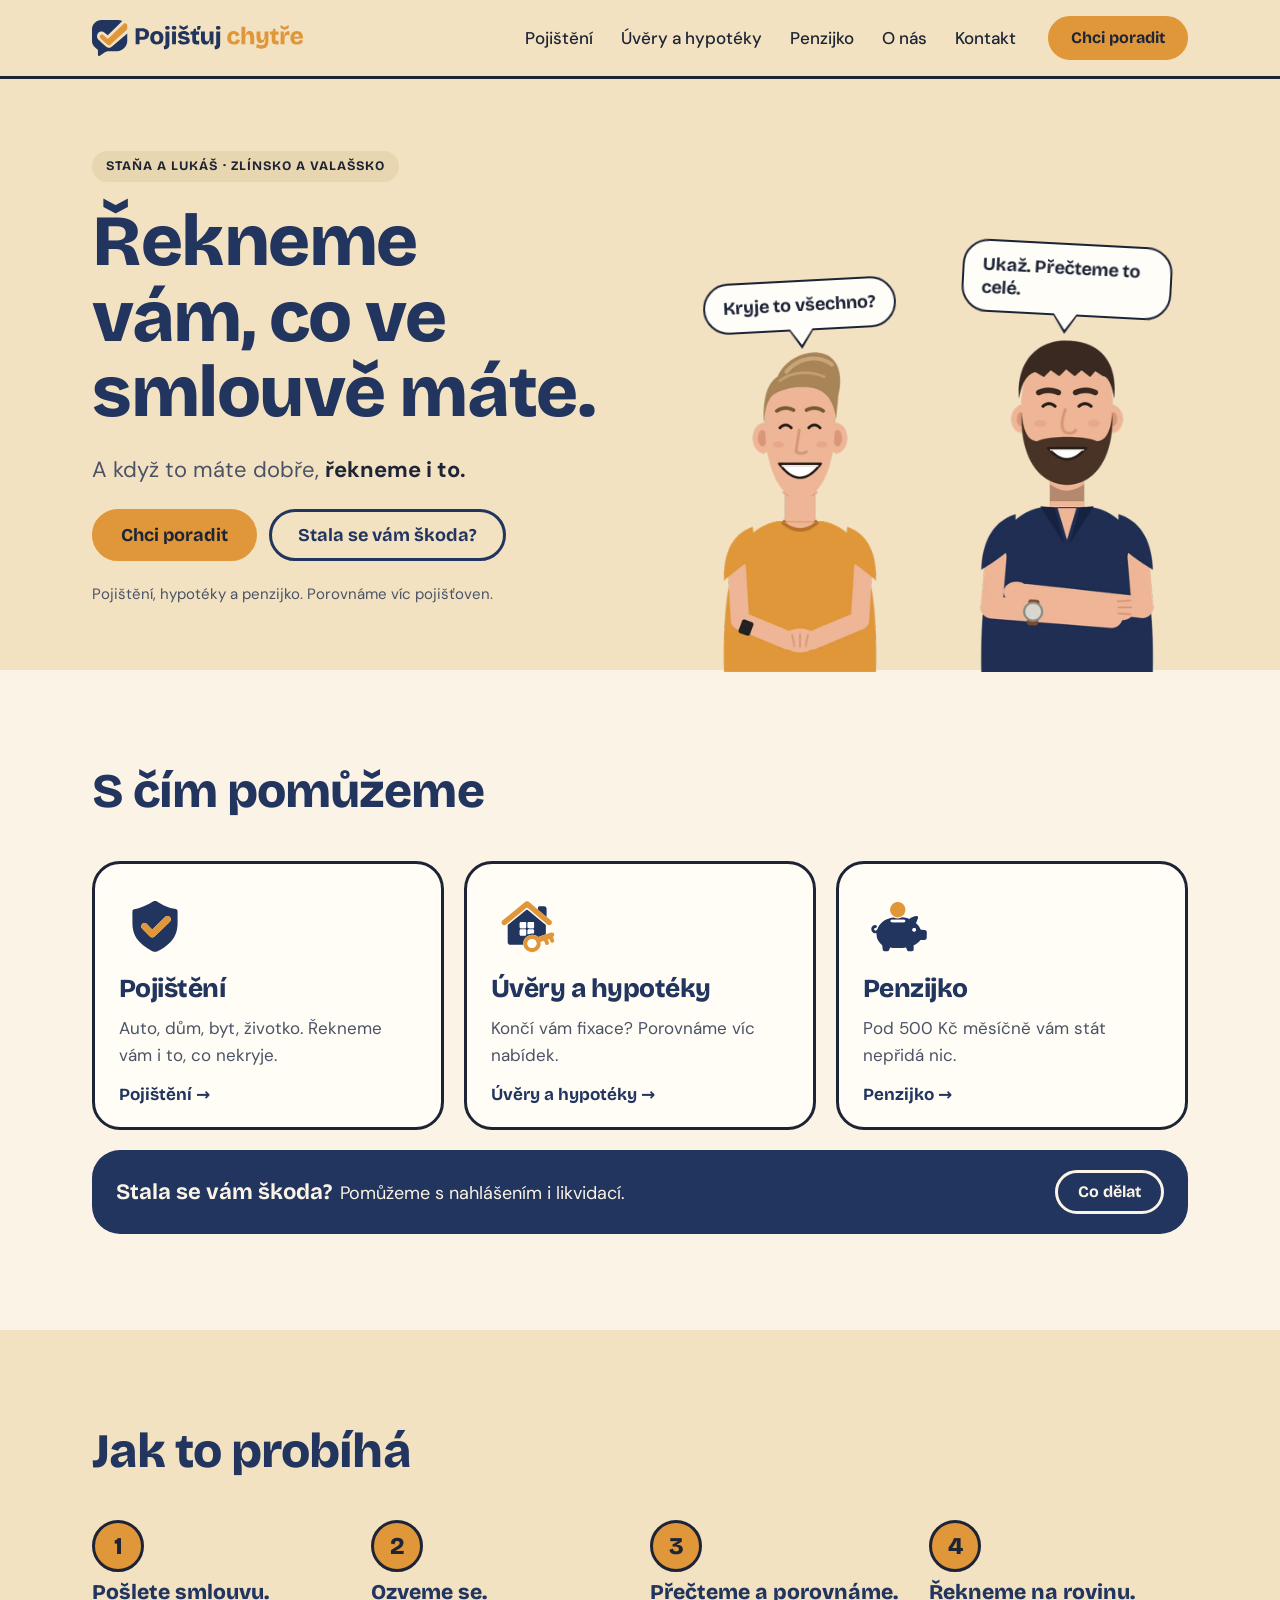
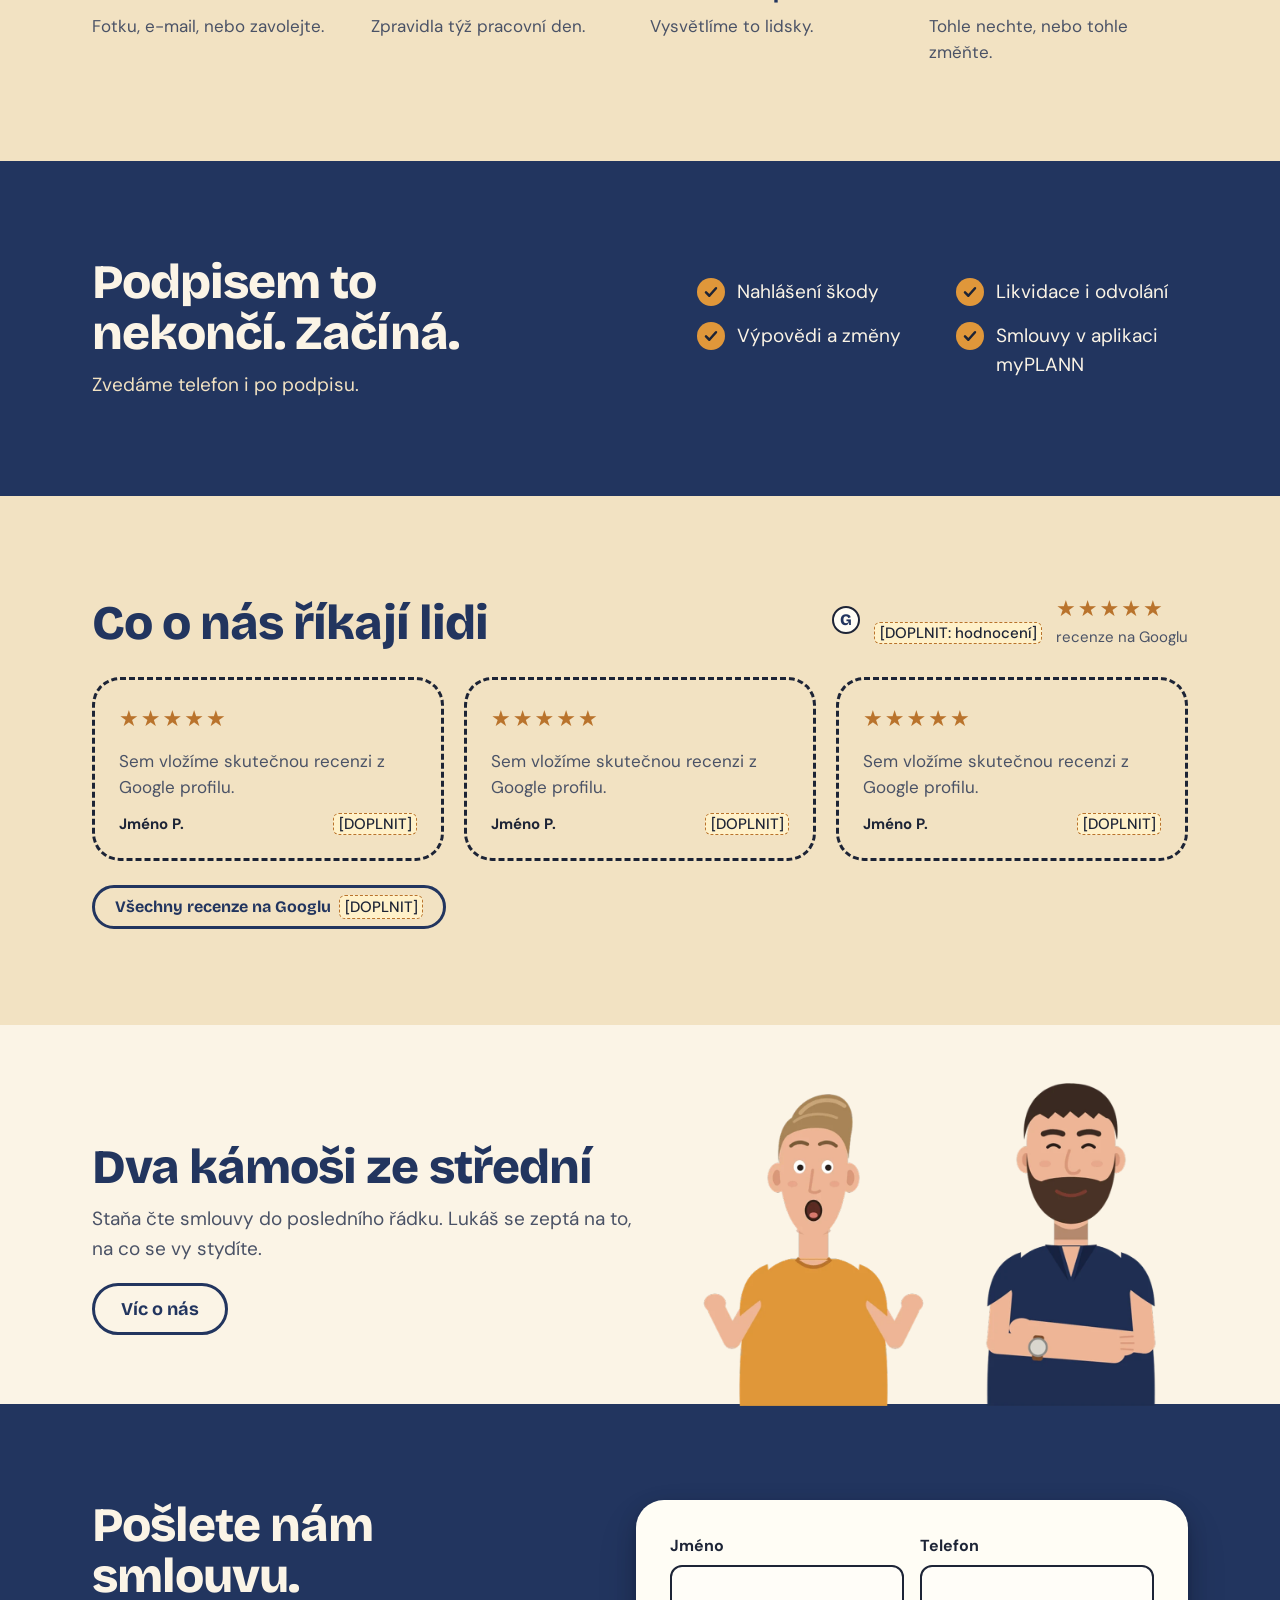
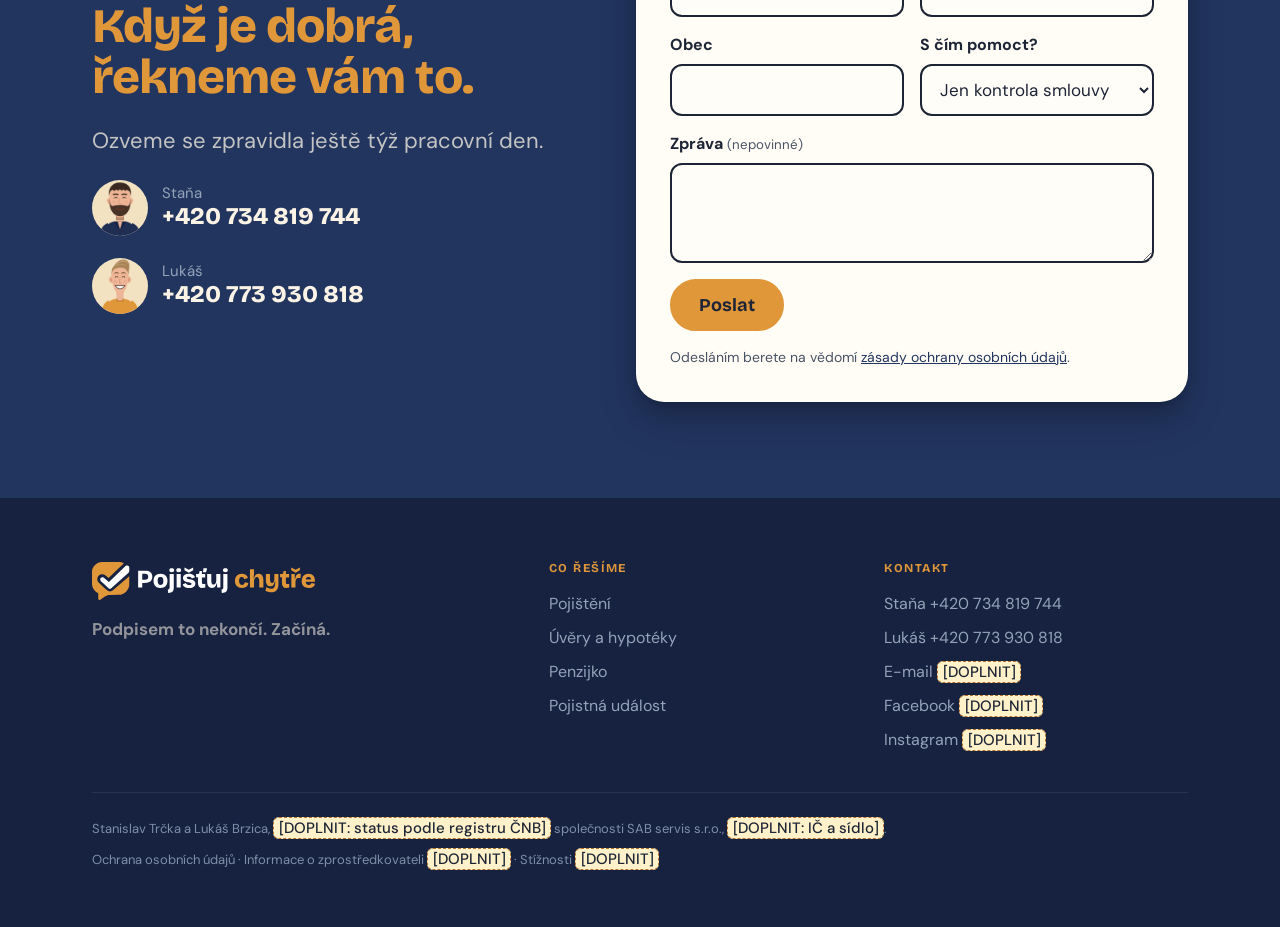
<file: index.html>
﻿<!doctype html><html><head><meta charset=utf8><meta name=viewport content="width=device-width,initial-scale=1,viewport-fit=cover"><style>:root{color-scheme:light;box-sizing:border-box;padding-top:env(safe-area-inset-top,0px);padding-bottom:env(safe-area-inset-bottom,0px)}html{scroll-padding-top:env(safe-area-inset-top,0px)}body{margin:0;padding:0;font:14px -apple-system,BlinkMacSystemFont,sans-serif;background:#fff;color:#000}img{max-width:100%}[hidden]:not([hidden=until-found i]){display:none!important}</style></head><body>
<title>Pojišťuj chytře | Staňa a Lukáš, Zlínsko a Valašsko (Copy)</title>
<meta name="description" content="Pojištění, hypotéky a penzijko po lidsku. Řekneme vám, co ve smlouvě máte. A když to máte dobře, řekneme i to.">
<link rel="icon" href="assets/brand/favicon.ico" sizes="any">
<link rel="icon" href="assets/brand/favicon-32.png" type="image/png">
<link rel="apple-touch-icon" href="assets/brand/apple-touch-icon.png">
<link rel="preload" href="assets/fonts/bricolage-grotesque-latin-800-normal.woff2" as="font" type="font/woff2" crossorigin>
<link rel="stylesheet" href="styles.css">
<meta property="og:title" content="Pojišťuj chytře | Staňa a Lukáš, Zlínsko a Valašsko">
<meta property="og:description" content="Pojištění, hypotéky a penzijko po lidsku. Řekneme vám, co ve smlouvě máte. A když to máte dobře, řekneme i to.">
<meta property="og:image" content="https://pojistujchytre.cz/assets/brand/og-image.png">
<meta property="og:locale" content="cs_CZ">
<link rel="canonical" href="https://pojistujchytre.cz/">
<a class="skip" href="#obsah">Přeskočit na obsah</a>
<header class="header"><div class="wrap">
  <a class="logo" href="index.html" aria-label="Pojišťuj chytře, úvod"><img src="assets/logo/logo-hlavni.svg" alt="Pojišťuj chytře" height="36"></a>
  <nav class="nav" id="menu" aria-label="Hlavní menu"><ul><li><a href="pojisteni.html">Pojištění</a></li><li><a href="uvery-a-hypoteky.html">Úvěry a hypotéky</a></li><li><a href="penzijko.html">Penzijko</a></li><li><a href="o-nas.html">O nás</a></li><li><a href="kontakt.html">Kontakt</a></li></ul><div class="nav-cta"><a class="btn btn-primary" href="#formular">Chci poradit</a></div></nav>
  <a class="btn btn-primary btn-small" href="#formular">Chci poradit</a>
  <button class="menu-toggle" type="button" aria-controls="menu" aria-expanded="false" aria-label="Menu"><span></span></button>
</div></header>
<main id="obsah">
<section class="hero"><div class="wrap">
  <div class="hero-text">
    <span class="eyebrow">Staňa a Lukáš · Zlínsko a Valašsko</span>
    <h1>Řekneme vám, co ve smlouvě máte.</h1>
    <p class="lead">A když to máte dobře, <strong>řekneme i to.</strong></p>
    <div class="actions">
      <a class="btn btn-primary" href="#formular">Chci poradit</a>
      <a class="btn btn-secondary" href="pojisteni.html#skoda">Stala se vám škoda?</a>
    </div>
    <p class="note">Pojištění, hypotéky a penzijko. Porovnáme víc pojišťoven.</p>
  </div>
  <div class="stage"><div class="actor"><p class="bubble">Kryje to všechno?</p><img src="assets/postavy/lukas_grin_clasp.webp" width="600" height="818" alt="Kreslený Lukáš"></div><div class="actor"><p class="bubble">Ukaž. Přečteme to celé.</p><img src="assets/postavy/stana_grin_crossed.webp" width="560" height="799" alt="Kreslený Staňa"></div></div>
</div></section>

<section class="section"><div class="wrap">
  <div class="section-head"><h2>S čím pomůžeme</h2></div>
  <div class="tiles">
    <a class="tile" href="pojisteni.html"><img class="tile-icon" src="assets/icons/pojisteni.svg" alt="" width="72" height="72"><h3>Pojištění</h3><p>Auto, dům, byt, životko. Řekneme vám i to, co nekryje.</p><span class="more">Pojištění →</span></a>
    <a class="tile" href="uvery-a-hypoteky.html"><img class="tile-icon" src="assets/icons/uvery-a-hypoteky.svg" alt="" width="72" height="72"><h3>Úvěry a hypotéky</h3><p>Končí vám fixace? Porovnáme víc nabídek.</p><span class="more">Úvěry a hypotéky →</span></a>
    <a class="tile" href="penzijko.html"><img class="tile-icon" src="assets/icons/penzijko.svg" alt="" width="72" height="72"><h3>Penzijko</h3><p>Pod 500 Kč měsíčně vám stát nepřidá nic.</p><span class="more">Penzijko →</span></a>
  </div>
  <div class="strip on-navy"><p><strong>Stala se vám škoda?</strong>Pomůžeme s nahlášením i likvidací.</p><a class="btn btn-secondary btn-small" href="pojisteni.html#skoda">Co dělat</a></div>
</div></section>

<section class="section section-sand"><div class="wrap">
  <div class="section-head"><h2>Jak to probíhá</h2></div>
  <ol class="steps">
    <li><strong>Pošlete smlouvu.</strong><span>Fotku, e-mail, nebo zavolejte.</span></li>
    <li><strong>Ozveme se.</strong><span>Zpravidla týž pracovní den.</span></li>
    <li><strong>Přečteme a porovnáme.</strong><span>Vysvětlíme to lidsky.</span></li>
    <li><strong>Řekneme na rovinu.</strong><span>Tohle nechte, nebo tohle změňte.</span></li>
  </ol>
</div></section>

<section class="section section-navy on-navy"><div class="wrap split">
  <div class="section-head" style="margin:0"><h2>Podpisem to nekončí. Začíná.</h2><p>Zvedáme telefon i po podpisu.</p></div>
  <ul class="checks">
    <li>Nahlášení škody</li>
    <li>Likvidace i odvolání</li>
    <li>Výpovědi a změny</li>
    <li>Smlouvy v aplikaci myPLANN</li>
  </ul>
</div></section>

<section class="section section-sand"><div class="wrap">
  <div class="reviews-top"><div class="section-head" style="margin:0"><h2>Co o nás říkají lidi</h2></div><div class="rating"><span class="g" aria-hidden="true">G</span><span class="num"><span class="todo">[DOPLNIT: hodnocení]</span></span><div><span class="stars">★★★★★</span><small>recenze na Googlu</small></div></div></div>
  <div class="reviews"><article class="review placeholder"><span class="stars" aria-hidden="true">★★★★★</span><blockquote>Sem vložíme skutečnou recenzi z Google profilu.</blockquote><footer><b>Jméno P.</b><span><span class="todo">[DOPLNIT]</span></span></footer></article><article class="review placeholder"><span class="stars" aria-hidden="true">★★★★★</span><blockquote>Sem vložíme skutečnou recenzi z Google profilu.</blockquote><footer><b>Jméno P.</b><span><span class="todo">[DOPLNIT]</span></span></footer></article><article class="review placeholder"><span class="stars" aria-hidden="true">★★★★★</span><blockquote>Sem vložíme skutečnou recenzi z Google profilu.</blockquote><footer><b>Jméno P.</b><span><span class="todo">[DOPLNIT]</span></span></footer></article></div>
  <div class="actions" style="margin-top:24px"><span class="btn btn-secondary btn-small" aria-disabled="true">Všechny recenze na Googlu <span class="todo">[DOPLNIT]</span></span></div>
</div></section>

<section class="section" style="padding-top:48px;padding-bottom:0"><div class="wrap split">
  <div class="section-head" style="margin:0">
    <h2>Dva kámoši ze střední</h2>
    <p>Staňa čte smlouvy do posledního řádku. Lukáš se zeptá na to, na co se vy stydíte.</p>
    <div class="actions" style="margin-top:8px"><a class="btn btn-secondary" href="o-nas.html">Víc o nás</a></div>
  </div>
  <div class="stage" style="max-width: 600px;">
    <div class="actor"><img src="assets/postavy/lukas_wow_shrug.webp" alt="Kreslený Lukáš" width="600" height="818" loading="lazy"></div>
    <div class="actor"><img src="assets/postavy/stana_smile_crossed.webp" alt="Kreslený Staňa" width="560" height="799" loading="lazy"></div>
  </div>
</div></section>

<section class="section section-navy" id="formular"><div class="wrap contact">
  <div class="contact-side">
    <h2>Pošlete nám smlouvu. <span style="color:var(--honey)">Když je dobrá, řekneme vám to.</span></h2>
    <p class="lead">Ozveme se zpravidla ještě týž pracovní den.</p>
    <div class="phones"><div><img class="avatar" src="assets/postavy/stana_smile_crossed.webp" alt="Staňa" width="56" height="56" loading="lazy"><div><span>Staňa</span><a href="tel:+420734819744">+420 734 819 744</a></div></div><div><img class="avatar" src="assets/postavy/lukas_grin_clasp.webp" alt="Lukáš" width="56" height="56" loading="lazy"><div><span>Lukáš</span><a href="tel:+420773930818">+420 773 930 818</a></div></div></div>
  </div>
  <form class="form" action="api/kontakt.php" method="post" novalidate>
  <div class="row">
    <div class="field"><label for="f-jmeno">Jméno</label><input id="f-jmeno" name="jmeno" autocomplete="name" required></div>
    <div class="field"><label for="f-telefon">Telefon</label><input id="f-telefon" name="telefon" type="tel" autocomplete="tel" inputmode="tel" pattern="^(\+?420)?\s?[0-9 ]{9,11}$" required></div>
  </div>
  <div class="row">
    <div class="field"><label for="f-obec">Obec</label><input id="f-obec" name="obec" autocomplete="address-level2" required></div>
    <div class="field"><label for="f-tema">S čím pomoct?</label><select id="f-tema" name="tema" required><option value="pojisteni">Pojištění</option><option value="hypoteka">Hypotéka a fixace</option><option value="uver">Úvěr</option><option value="penzijko">Penzijko</option><option value="skoda">Pojistná událost</option><option value="kontrola" selected>Jen kontrola smlouvy</option><option value="jine">Něco jiného</option></select></div>
  </div>
  <div class="field"><label for="f-zprava">Zpráva <small>(nepovinné)</small></label><textarea id="f-zprava" name="zprava" maxlength="1000"></textarea></div>
  <div class="hp" aria-hidden="true"><label for="f-web">Nevyplňujte</label><input id="f-web" name="web" tabindex="-1" autocomplete="off"></div>
  <input type="hidden" name="ts" value="">
  <p class="form-error" role="alert" hidden>Něco se zaseklo. Zkuste to prosím znovu, nebo nám rovnou zavolejte.</p>
  <div class="actions"><button class="btn btn-primary" type="submit">Poslat</button></div>
  <p class="legal">Odesláním berete na vědomí <a href="ochrana-osobnich-udaju.html">zásady ochrany osobních údajů</a>.</p>
</form>
</div></section>

</main>
<footer class="footer"><div class="wrap">
  <div class="footer-top">
    <div><a class="logo" href="index.html"><img src="assets/logo/logo-vedlejsi.svg" alt="Pojišťuj chytře" height="36"></a><p class="claim">Podpisem to nekončí. Začíná.</p></div>
    <div><h3>Co řešíme</h3><ul><li><a href="pojisteni.html">Pojištění</a></li><li><a href="uvery-a-hypoteky.html">Úvěry a hypotéky</a></li><li><a href="penzijko.html">Penzijko</a></li><li><a href="pojisteni.html#skoda">Pojistná událost</a></li></ul></div>
    <div><h3>Kontakt</h3><ul><li>Staňa <a href="tel:+420734819744">+420 734 819 744</a></li><li>Lukáš <a href="tel:+420773930818">+420 773 930 818</a></li><li>E-mail <span class="todo">[DOPLNIT]</span></li><li>Facebook <span class="todo">[DOPLNIT]</span></li><li>Instagram <span class="todo">[DOPLNIT]</span></li></ul></div>
  </div>
  <div class="legal">
    <p>Stanislav Trčka a Lukáš Brzica, <span class="todo">[DOPLNIT: status podle registru ČNB]</span> společnosti SAB servis s.r.o., <span class="todo">[DOPLNIT: IČ a sídlo]</span>.</p>
    <p><a href="ochrana-osobnich-udaju.html">Ochrana osobních údajů</a> · Informace o zprostředkovateli <span class="todo">[DOPLNIT]</span> · Stížnosti <span class="todo">[DOPLNIT]</span></p>
  </div>
</div></footer>
<script src="main.js" defer></script>

</body></html>
</file>
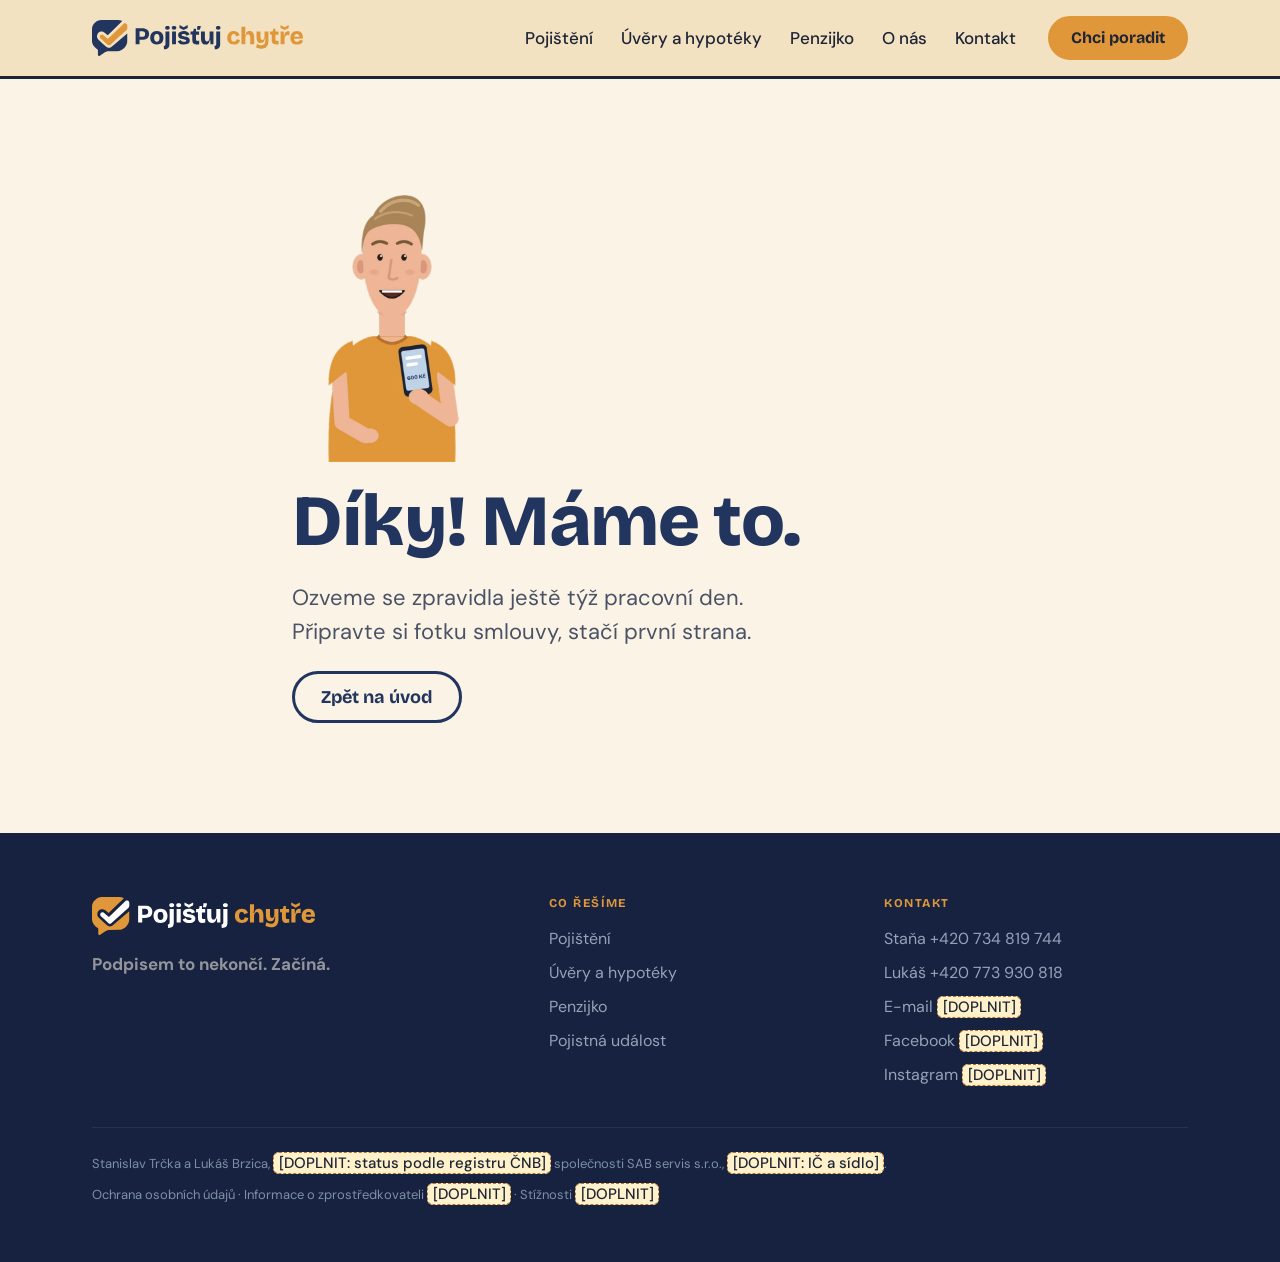
<file: dekujeme.html>
﻿<!doctype html>
<html lang="cs">
<head>
<meta charset="utf-8">
<meta name="viewport" content="width=device-width, initial-scale=1, viewport-fit=cover">
<title>Děkujeme | Pojišťuj chytře</title>
<meta name="description" content="Máme to. Ozveme se zpravidla ještě týž pracovní den.">
<link rel="icon" href="assets/brand/favicon.ico" sizes="any">
<link rel="icon" href="assets/brand/favicon-32.png" type="image/png">
<link rel="apple-touch-icon" href="assets/brand/apple-touch-icon.png">
<link rel="preload" href="assets/fonts/bricolage-grotesque-latin-800-normal.woff2" as="font" type="font/woff2" crossorigin>
<link rel="stylesheet" href="styles.css">
<meta property="og:title" content="Děkujeme | Pojišťuj chytře">
<meta property="og:description" content="Máme to. Ozveme se zpravidla ještě týž pracovní den.">
<meta property="og:image" content="https://pojistujchytre.cz/assets/brand/og-image.png">
<meta property="og:locale" content="cs_CZ">
<link rel="canonical" href="https://pojistujchytre.cz/dekujeme.html">
</head>
<body>
<a class="skip" href="#obsah">Přeskočit na obsah</a>
<header class="header"><div class="wrap">
  <a class="logo" href="index.html" aria-label="Pojišťuj chytře, úvod"><img src="assets/logo/logo-hlavni.svg" alt="Pojišťuj chytře" height="36"></a>
  <nav class="nav" id="menu" aria-label="Hlavní menu"><ul><li><a href="pojisteni.html">Pojištění</a></li><li><a href="uvery-a-hypoteky.html">Úvěry a hypotéky</a></li><li><a href="penzijko.html">Penzijko</a></li><li><a href="o-nas.html">O nás</a></li><li><a href="kontakt.html">Kontakt</a></li></ul><div class="nav-cta"><a class="btn btn-primary" href="kontakt.html#formular">Chci poradit</a></div></nav>
  <a class="btn btn-primary btn-small" href="kontakt.html#formular">Chci poradit</a>
  <button class="menu-toggle" type="button" aria-controls="menu" aria-expanded="false" aria-label="Menu"><span></span></button>
</div></header>
<main id="obsah">
<section class="simple"><div class="wrap">
  <img src="assets/postavy/lukas_talk_phone.webp" alt="Kreslený Lukáš s telefonem" width="600" height="818">
  <h1>Díky! Máme to.</h1>
  <p class="lead">Ozveme se zpravidla ještě týž pracovní den. Připravte si fotku smlouvy, stačí první strana.</p>
  <a class="btn btn-secondary" href="index.html">Zpět na úvod</a>
</div></section>

</main>
<footer class="footer"><div class="wrap">
  <div class="footer-top">
    <div><a class="logo" href="index.html"><img src="assets/logo/logo-vedlejsi.svg" alt="Pojišťuj chytře" height="36"></a><p class="claim">Podpisem to nekončí. Začíná.</p></div>
    <div><h3>Co řešíme</h3><ul><li><a href="pojisteni.html">Pojištění</a></li><li><a href="uvery-a-hypoteky.html">Úvěry a hypotéky</a></li><li><a href="penzijko.html">Penzijko</a></li><li><a href="pojisteni.html#skoda">Pojistná událost</a></li></ul></div>
    <div><h3>Kontakt</h3><ul><li>Staňa <a href="tel:+420734819744">+420 734 819 744</a></li><li>Lukáš <a href="tel:+420773930818">+420 773 930 818</a></li><li>E-mail <span class="todo">[DOPLNIT]</span></li><li>Facebook <span class="todo">[DOPLNIT]</span></li><li>Instagram <span class="todo">[DOPLNIT]</span></li></ul></div>
  </div>
  <div class="legal">
    <p>Stanislav Trčka a Lukáš Brzica, <span class="todo">[DOPLNIT: status podle registru ČNB]</span> společnosti SAB servis s.r.o., <span class="todo">[DOPLNIT: IČ a sídlo]</span>.</p>
    <p><a href="ochrana-osobnich-udaju.html">Ochrana osobních údajů</a> · Informace o zprostředkovateli <span class="todo">[DOPLNIT]</span> · Stížnosti <span class="todo">[DOPLNIT]</span></p>
  </div>
</div></footer>
<script src="main.js" defer></script>
</body>
</html>
</file>
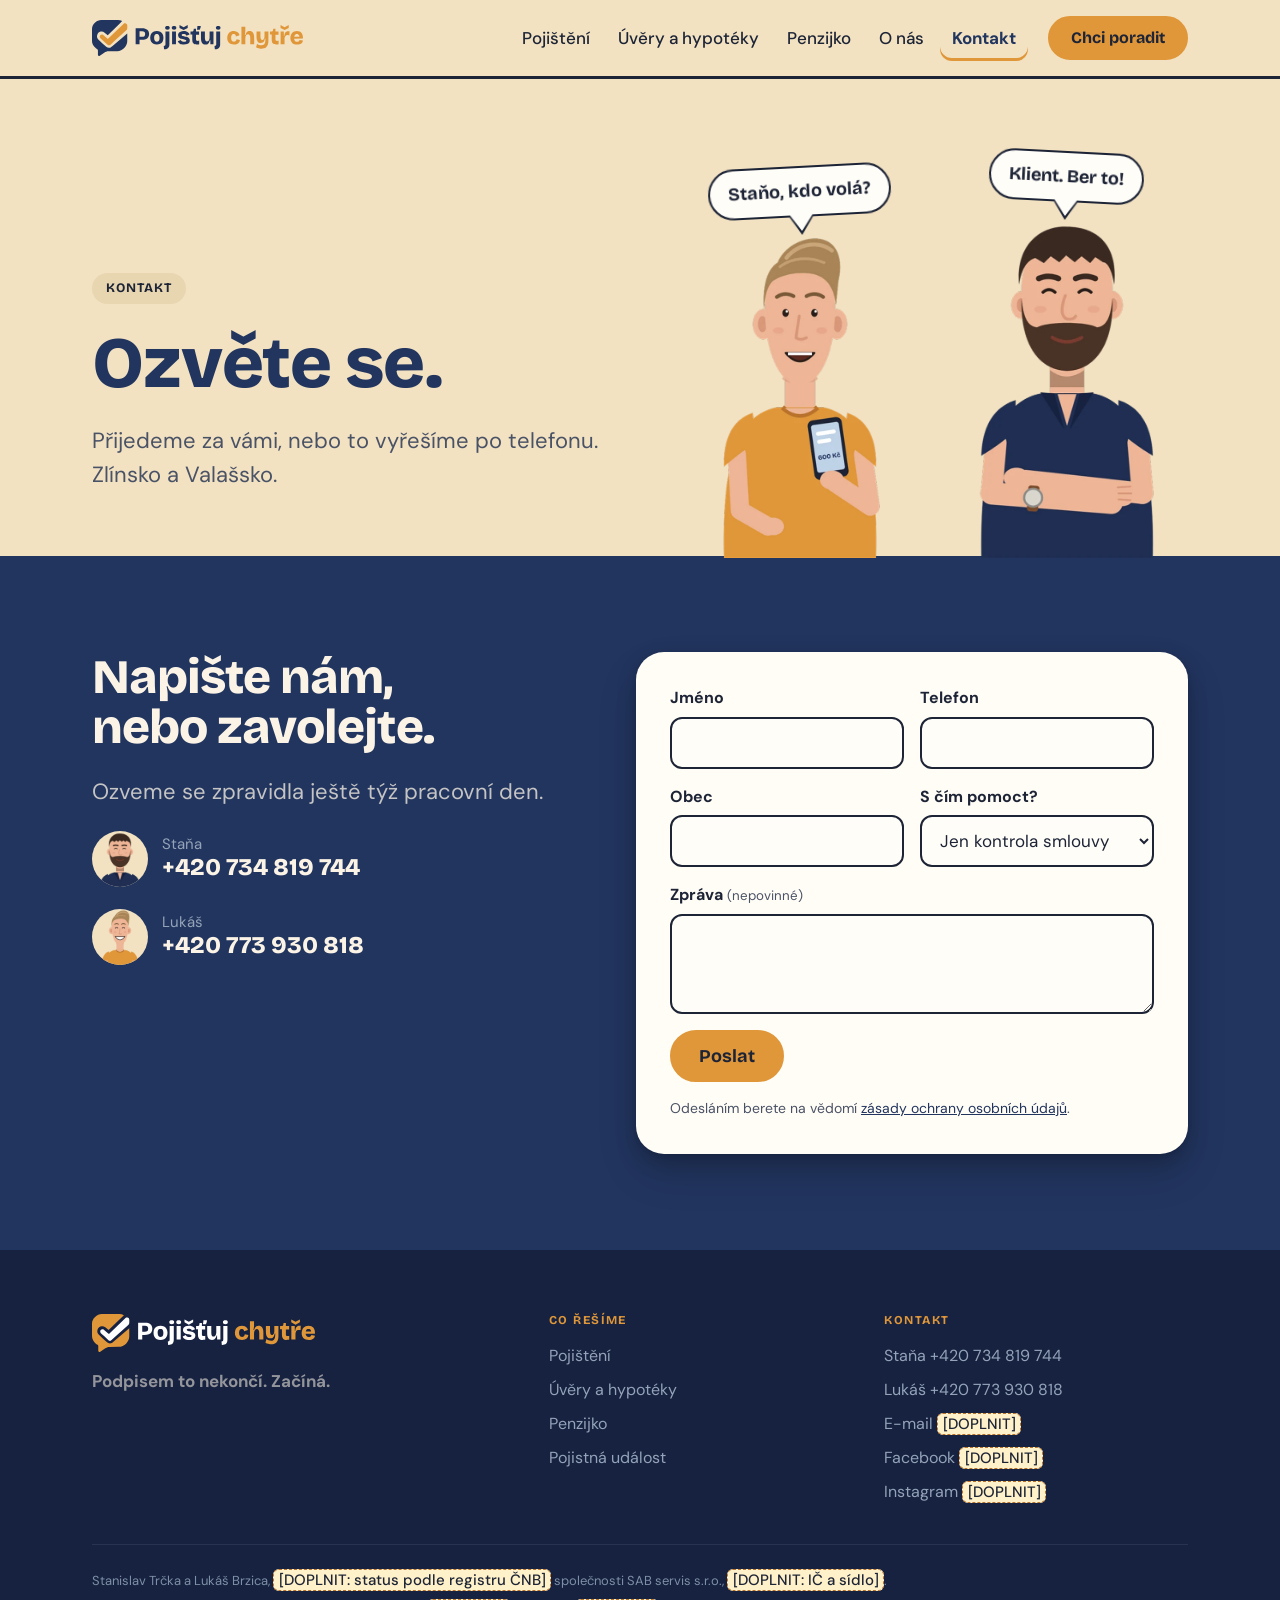
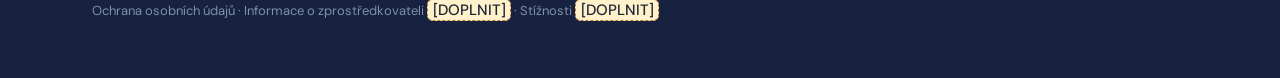
<file: kontakt.html>
﻿<!doctype html>
<html lang="cs">
<head>
<meta charset="utf-8">
<meta name="viewport" content="width=device-width, initial-scale=1, viewport-fit=cover">
<title>Kontakt | Pojišťuj chytře</title>
<meta name="description" content="Zavolejte, nebo nám pošlete smlouvu. Ozveme se zpravidla ještě týž pracovní den. Zlínsko a Valašsko.">
<link rel="icon" href="assets/brand/favicon.ico" sizes="any">
<link rel="icon" href="assets/brand/favicon-32.png" type="image/png">
<link rel="apple-touch-icon" href="assets/brand/apple-touch-icon.png">
<link rel="preload" href="assets/fonts/bricolage-grotesque-latin-800-normal.woff2" as="font" type="font/woff2" crossorigin>
<link rel="stylesheet" href="styles.css">
<meta property="og:title" content="Kontakt | Pojišťuj chytře">
<meta property="og:description" content="Zavolejte, nebo nám pošlete smlouvu. Ozveme se zpravidla ještě týž pracovní den. Zlínsko a Valašsko.">
<meta property="og:image" content="https://pojistujchytre.cz/assets/brand/og-image.png">
<meta property="og:locale" content="cs_CZ">
<link rel="canonical" href="https://pojistujchytre.cz/kontakt.html">
</head>
<body>
<a class="skip" href="#obsah">Přeskočit na obsah</a>
<header class="header"><div class="wrap">
  <a class="logo" href="index.html" aria-label="Pojišťuj chytře, úvod"><img src="assets/logo/logo-hlavni.svg" alt="Pojišťuj chytře" height="36"></a>
  <nav class="nav" id="menu" aria-label="Hlavní menu"><ul><li><a href="pojisteni.html">Pojištění</a></li><li><a href="uvery-a-hypoteky.html">Úvěry a hypotéky</a></li><li><a href="penzijko.html">Penzijko</a></li><li><a href="o-nas.html">O nás</a></li><li><a href="kontakt.html" aria-current="page">Kontakt</a></li></ul><div class="nav-cta"><a class="btn btn-primary" href="#formular">Chci poradit</a></div></nav>
  <a class="btn btn-primary btn-small" href="#formular">Chci poradit</a>
  <button class="menu-toggle" type="button" aria-controls="menu" aria-expanded="false" aria-label="Menu"><span></span></button>
</div></header>
<main id="obsah">
<section class="hero"><div class="wrap">
  <div class="hero-text">
    <span class="eyebrow">Kontakt</span>
    <h1>Ozvěte se.</h1>
    <p class="lead">Přijedeme za vámi, nebo to vyřešíme po telefonu. Zlínsko a Valašsko.</p>
  </div>
  <div class="stage"><div class="actor"><p class="bubble">Staňo, kdo volá?</p><img src="assets/postavy/lukas_talk_phone.webp" width="600" height="818" alt="Kreslený Lukáš"></div><div class="actor"><p class="bubble">Klient. Ber to!</p><img src="assets/postavy/stana_smile_crossed.webp" width="560" height="799" alt="Kreslený Staňa"></div></div>
</div></section>

<section class="section section-navy" id="formular"><div class="wrap contact">
  <div class="contact-side">
    <h2>Napište nám, nebo zavolejte.</h2>
    <p class="lead">Ozveme se zpravidla ještě týž pracovní den.</p>
    <div class="phones"><div><img class="avatar" src="assets/postavy/stana_smile_crossed.webp" alt="Staňa" width="56" height="56" loading="lazy"><div><span>Staňa</span><a href="tel:+420734819744">+420 734 819 744</a></div></div><div><img class="avatar" src="assets/postavy/lukas_grin_clasp.webp" alt="Lukáš" width="56" height="56" loading="lazy"><div><span>Lukáš</span><a href="tel:+420773930818">+420 773 930 818</a></div></div></div>
  </div>
  <form class="form" action="api/kontakt.php" method="post" novalidate>
  <div class="row">
    <div class="field"><label for="f-jmeno">Jméno</label><input id="f-jmeno" name="jmeno" autocomplete="name" required></div>
    <div class="field"><label for="f-telefon">Telefon</label><input id="f-telefon" name="telefon" type="tel" autocomplete="tel" inputmode="tel" pattern="^(\+?420)?\s?[0-9 ]{9,11}$" required></div>
  </div>
  <div class="row">
    <div class="field"><label for="f-obec">Obec</label><input id="f-obec" name="obec" autocomplete="address-level2" required></div>
    <div class="field"><label for="f-tema">S čím pomoct?</label><select id="f-tema" name="tema" required><option value="pojisteni">Pojištění</option><option value="hypoteka">Hypotéka a fixace</option><option value="uver">Úvěr</option><option value="penzijko">Penzijko</option><option value="skoda">Pojistná událost</option><option value="kontrola" selected>Jen kontrola smlouvy</option><option value="jine">Něco jiného</option></select></div>
  </div>
  <div class="field"><label for="f-zprava">Zpráva <small>(nepovinné)</small></label><textarea id="f-zprava" name="zprava" maxlength="1000"></textarea></div>
  <div class="hp" aria-hidden="true"><label for="f-web">Nevyplňujte</label><input id="f-web" name="web" tabindex="-1" autocomplete="off"></div>
  <input type="hidden" name="ts" value="">
  <p class="form-error" role="alert" hidden>Něco se zaseklo. Zkuste to prosím znovu, nebo nám rovnou zavolejte.</p>
  <div class="actions"><button class="btn btn-primary" type="submit">Poslat</button></div>
  <p class="legal">Odesláním berete na vědomí <a href="ochrana-osobnich-udaju.html">zásady ochrany osobních údajů</a>.</p>
</form>
</div></section>

</main>
<footer class="footer"><div class="wrap">
  <div class="footer-top">
    <div><a class="logo" href="index.html"><img src="assets/logo/logo-vedlejsi.svg" alt="Pojišťuj chytře" height="36"></a><p class="claim">Podpisem to nekončí. Začíná.</p></div>
    <div><h3>Co řešíme</h3><ul><li><a href="pojisteni.html">Pojištění</a></li><li><a href="uvery-a-hypoteky.html">Úvěry a hypotéky</a></li><li><a href="penzijko.html">Penzijko</a></li><li><a href="pojisteni.html#skoda">Pojistná událost</a></li></ul></div>
    <div><h3>Kontakt</h3><ul><li>Staňa <a href="tel:+420734819744">+420 734 819 744</a></li><li>Lukáš <a href="tel:+420773930818">+420 773 930 818</a></li><li>E-mail <span class="todo">[DOPLNIT]</span></li><li>Facebook <span class="todo">[DOPLNIT]</span></li><li>Instagram <span class="todo">[DOPLNIT]</span></li></ul></div>
  </div>
  <div class="legal">
    <p>Stanislav Trčka a Lukáš Brzica, <span class="todo">[DOPLNIT: status podle registru ČNB]</span> společnosti SAB servis s.r.o., <span class="todo">[DOPLNIT: IČ a sídlo]</span>.</p>
    <p><a href="ochrana-osobnich-udaju.html">Ochrana osobních údajů</a> · Informace o zprostředkovateli <span class="todo">[DOPLNIT]</span> · Stížnosti <span class="todo">[DOPLNIT]</span></p>
  </div>
</div></footer>
<script src="main.js" defer></script>
</body>
</html>
</file>
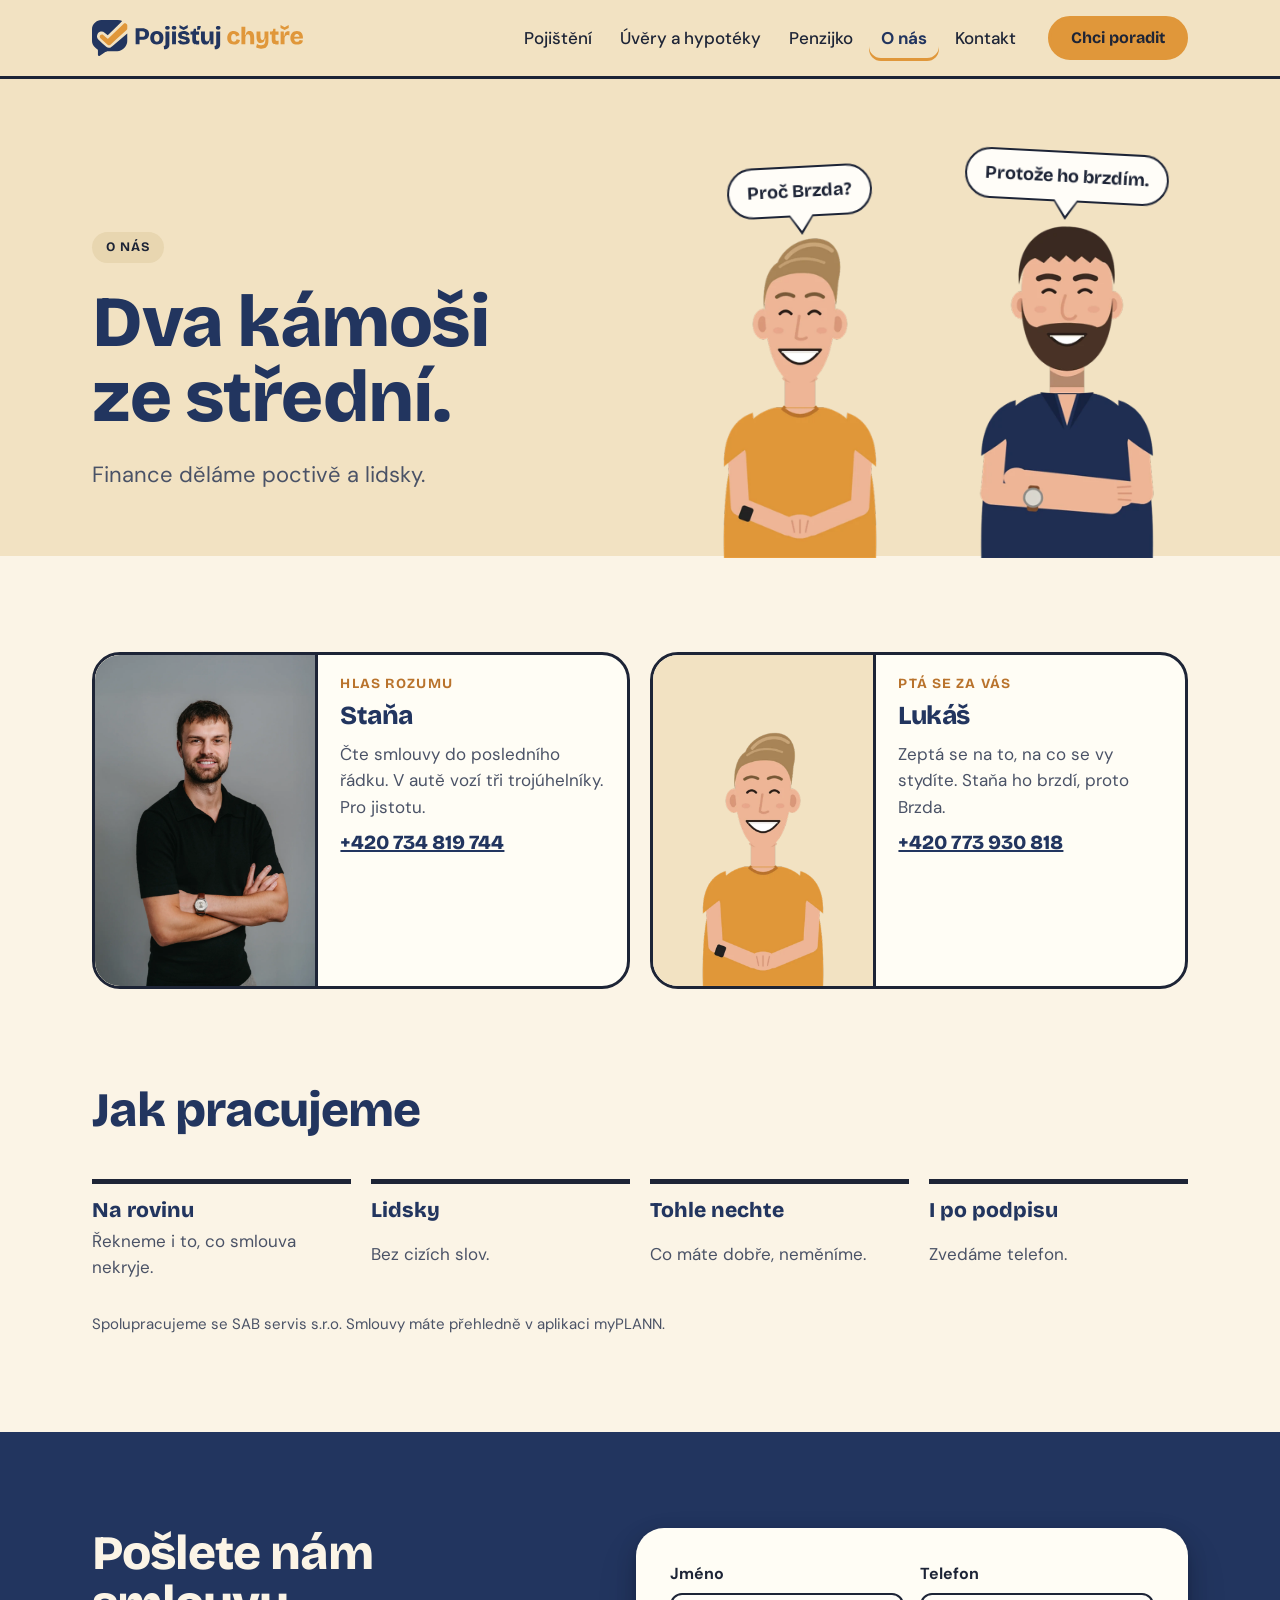
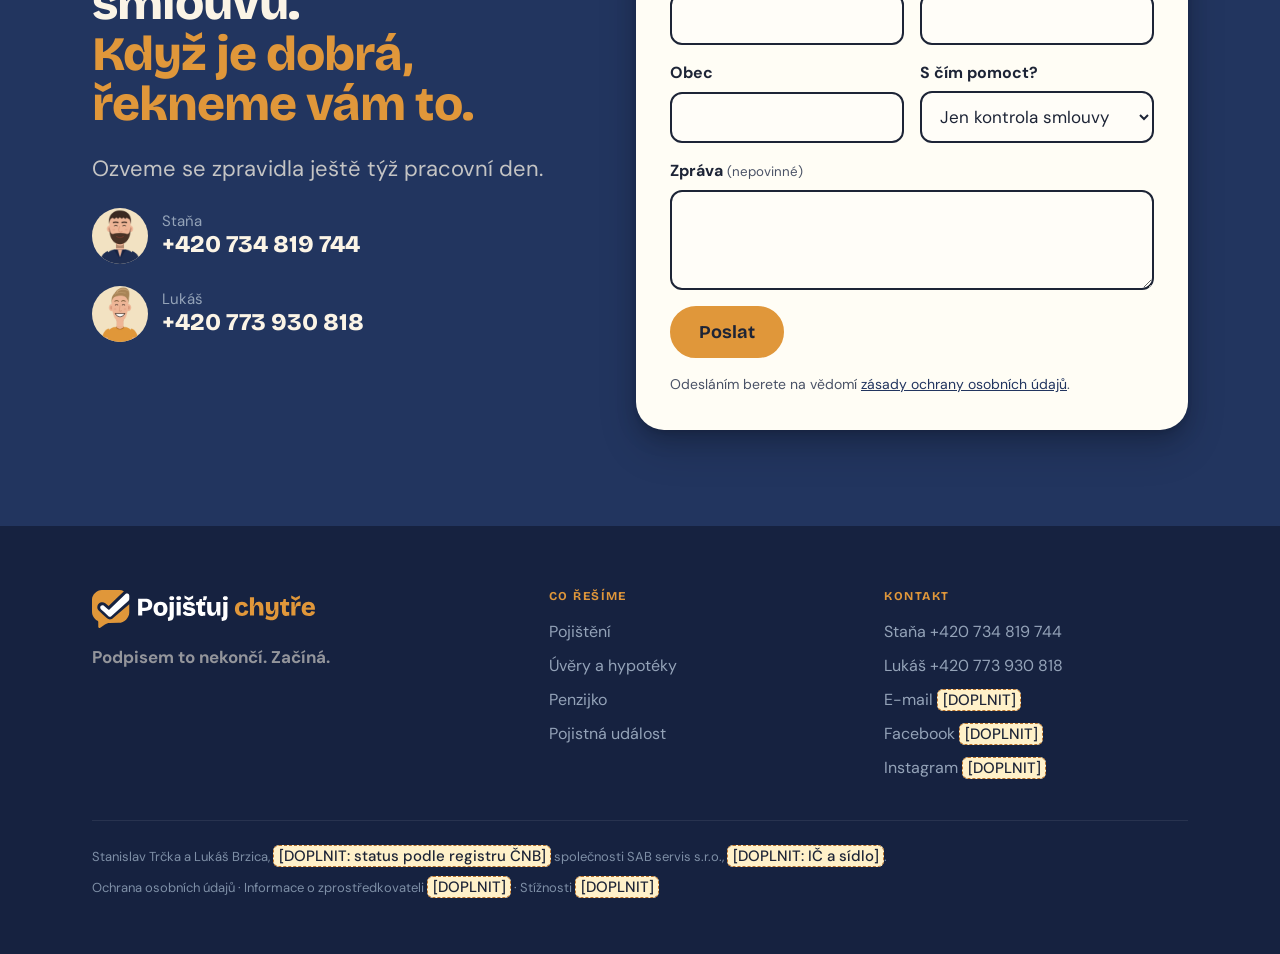
<file: o-nas.html>
﻿<!doctype html>
<html lang="cs">
<head>
<meta charset="utf-8">
<meta name="viewport" content="width=device-width, initial-scale=1, viewport-fit=cover">
<title>O nás | Pojišťuj chytře</title>
<meta name="description" content="Staňa a Lukáš, dva kámoši ze střední, kteří dělají finance poctivě a lidsky. Zlínsko a Valašsko.">
<link rel="icon" href="assets/brand/favicon.ico" sizes="any">
<link rel="icon" href="assets/brand/favicon-32.png" type="image/png">
<link rel="apple-touch-icon" href="assets/brand/apple-touch-icon.png">
<link rel="preload" href="assets/fonts/bricolage-grotesque-latin-800-normal.woff2" as="font" type="font/woff2" crossorigin>
<link rel="stylesheet" href="styles.css">
<meta property="og:title" content="O nás | Pojišťuj chytře">
<meta property="og:description" content="Staňa a Lukáš, dva kámoši ze střední, kteří dělají finance poctivě a lidsky. Zlínsko a Valašsko.">
<meta property="og:image" content="https://pojistujchytre.cz/assets/brand/og-image.png">
<meta property="og:locale" content="cs_CZ">
<link rel="canonical" href="https://pojistujchytre.cz/o-nas.html">
</head>
<body>
<a class="skip" href="#obsah">Přeskočit na obsah</a>
<header class="header"><div class="wrap">
  <a class="logo" href="index.html" aria-label="Pojišťuj chytře, úvod"><img src="assets/logo/logo-hlavni.svg" alt="Pojišťuj chytře" height="36"></a>
  <nav class="nav" id="menu" aria-label="Hlavní menu"><ul><li><a href="pojisteni.html">Pojištění</a></li><li><a href="uvery-a-hypoteky.html">Úvěry a hypotéky</a></li><li><a href="penzijko.html">Penzijko</a></li><li><a href="o-nas.html" aria-current="page">O nás</a></li><li><a href="kontakt.html">Kontakt</a></li></ul><div class="nav-cta"><a class="btn btn-primary" href="#formular">Chci poradit</a></div></nav>
  <a class="btn btn-primary btn-small" href="#formular">Chci poradit</a>
  <button class="menu-toggle" type="button" aria-controls="menu" aria-expanded="false" aria-label="Menu"><span></span></button>
</div></header>
<main id="obsah">
<section class="hero"><div class="wrap">
  <div class="hero-text">
    <span class="eyebrow">O nás</span>
    <h1>Dva kámoši ze střední.</h1>
    <p class="lead">Finance děláme poctivě a lidsky.</p>
  </div>
  <div class="stage"><div class="actor"><p class="bubble">Proč Brzda?</p><img src="assets/postavy/lukas_grin_clasp.webp" width="600" height="818" alt="Kreslený Lukáš"></div><div class="actor"><p class="bubble">Protože ho brzdím.</p><img src="assets/postavy/stana_grin_crossed.webp" width="560" height="799" alt="Kreslený Staňa"></div></div>
</div></section>

<section class="section"><div class="wrap">
  <div class="people">
    <article class="person">
      <div class="pic"><img src="assets/fotky/stana-studio-1.webp" alt="Staňa" width="1400" height="2100" loading="lazy"></div>
      <div class="body"><span class="role">Hlas rozumu</span><h3>Staňa</h3><p>Čte smlouvy do posledního řádku. V autě vozí tři trojúhelníky. Pro jistotu.</p><span class="tel"><a href="tel:+420734819744">+420 734 819 744</a></span></div>
    </article>
    <article class="person">
      <div class="pic"><img class="cartoon" src="assets/postavy/lukas_grin_clasp.webp" alt="Kreslený Lukáš" width="600" height="818" loading="lazy"></div>
      <div class="body"><span class="role">Ptá se za vás</span><h3>Lukáš</h3><p>Zeptá se na to, na co se vy stydíte. Staňa ho brzdí, proto Brzda.</p><span class="tel"><a href="tel:+420773930818">+420 773 930 818</a></span></div>
    </article>
  </div>
</div></section>

<section class="section" style="padding-top:0"><div class="wrap">
  <div class="section-head"><h2>Jak pracujeme</h2></div>
  <div class="values">
    <div><b>Na rovinu</b><span>Řekneme i to, co smlouva nekryje.</span></div>
    <div><b>Lidsky</b><span>Bez cizích slov.</span></div>
    <div><b>Tohle nechte</b><span>Co máte dobře, neměníme.</span></div>
    <div><b>I po podpisu</b><span>Zvedáme telefon.</span></div>
  </div>
  <p class="note" style="margin-top:32px">Spolupracujeme se SAB servis s.r.o. Smlouvy máte přehledně v aplikaci myPLANN.</p>
</div></section>

<section class="section section-navy" id="formular"><div class="wrap contact">
  <div class="contact-side">
    <h2>Pošlete nám smlouvu. <span style="color:var(--honey)">Když je dobrá, řekneme vám to.</span></h2>
    <p class="lead">Ozveme se zpravidla ještě týž pracovní den.</p>
    <div class="phones"><div><img class="avatar" src="assets/postavy/stana_smile_crossed.webp" alt="Staňa" width="56" height="56" loading="lazy"><div><span>Staňa</span><a href="tel:+420734819744">+420 734 819 744</a></div></div><div><img class="avatar" src="assets/postavy/lukas_grin_clasp.webp" alt="Lukáš" width="56" height="56" loading="lazy"><div><span>Lukáš</span><a href="tel:+420773930818">+420 773 930 818</a></div></div></div>
  </div>
  <form class="form" action="api/kontakt.php" method="post" novalidate>
  <div class="row">
    <div class="field"><label for="f-jmeno">Jméno</label><input id="f-jmeno" name="jmeno" autocomplete="name" required></div>
    <div class="field"><label for="f-telefon">Telefon</label><input id="f-telefon" name="telefon" type="tel" autocomplete="tel" inputmode="tel" pattern="^(\+?420)?\s?[0-9 ]{9,11}$" required></div>
  </div>
  <div class="row">
    <div class="field"><label for="f-obec">Obec</label><input id="f-obec" name="obec" autocomplete="address-level2" required></div>
    <div class="field"><label for="f-tema">S čím pomoct?</label><select id="f-tema" name="tema" required><option value="pojisteni">Pojištění</option><option value="hypoteka">Hypotéka a fixace</option><option value="uver">Úvěr</option><option value="penzijko">Penzijko</option><option value="skoda">Pojistná událost</option><option value="kontrola" selected>Jen kontrola smlouvy</option><option value="jine">Něco jiného</option></select></div>
  </div>
  <div class="field"><label for="f-zprava">Zpráva <small>(nepovinné)</small></label><textarea id="f-zprava" name="zprava" maxlength="1000"></textarea></div>
  <div class="hp" aria-hidden="true"><label for="f-web">Nevyplňujte</label><input id="f-web" name="web" tabindex="-1" autocomplete="off"></div>
  <input type="hidden" name="ts" value="">
  <p class="form-error" role="alert" hidden>Něco se zaseklo. Zkuste to prosím znovu, nebo nám rovnou zavolejte.</p>
  <div class="actions"><button class="btn btn-primary" type="submit">Poslat</button></div>
  <p class="legal">Odesláním berete na vědomí <a href="ochrana-osobnich-udaju.html">zásady ochrany osobních údajů</a>.</p>
</form>
</div></section>

</main>
<footer class="footer"><div class="wrap">
  <div class="footer-top">
    <div><a class="logo" href="index.html"><img src="assets/logo/logo-vedlejsi.svg" alt="Pojišťuj chytře" height="36"></a><p class="claim">Podpisem to nekončí. Začíná.</p></div>
    <div><h3>Co řešíme</h3><ul><li><a href="pojisteni.html">Pojištění</a></li><li><a href="uvery-a-hypoteky.html">Úvěry a hypotéky</a></li><li><a href="penzijko.html">Penzijko</a></li><li><a href="pojisteni.html#skoda">Pojistná událost</a></li></ul></div>
    <div><h3>Kontakt</h3><ul><li>Staňa <a href="tel:+420734819744">+420 734 819 744</a></li><li>Lukáš <a href="tel:+420773930818">+420 773 930 818</a></li><li>E-mail <span class="todo">[DOPLNIT]</span></li><li>Facebook <span class="todo">[DOPLNIT]</span></li><li>Instagram <span class="todo">[DOPLNIT]</span></li></ul></div>
  </div>
  <div class="legal">
    <p>Stanislav Trčka a Lukáš Brzica, <span class="todo">[DOPLNIT: status podle registru ČNB]</span> společnosti SAB servis s.r.o., <span class="todo">[DOPLNIT: IČ a sídlo]</span>.</p>
    <p><a href="ochrana-osobnich-udaju.html">Ochrana osobních údajů</a> · Informace o zprostředkovateli <span class="todo">[DOPLNIT]</span> · Stížnosti <span class="todo">[DOPLNIT]</span></p>
  </div>
</div></footer>
<script src="main.js" defer></script>
</body>
</html>
</file>
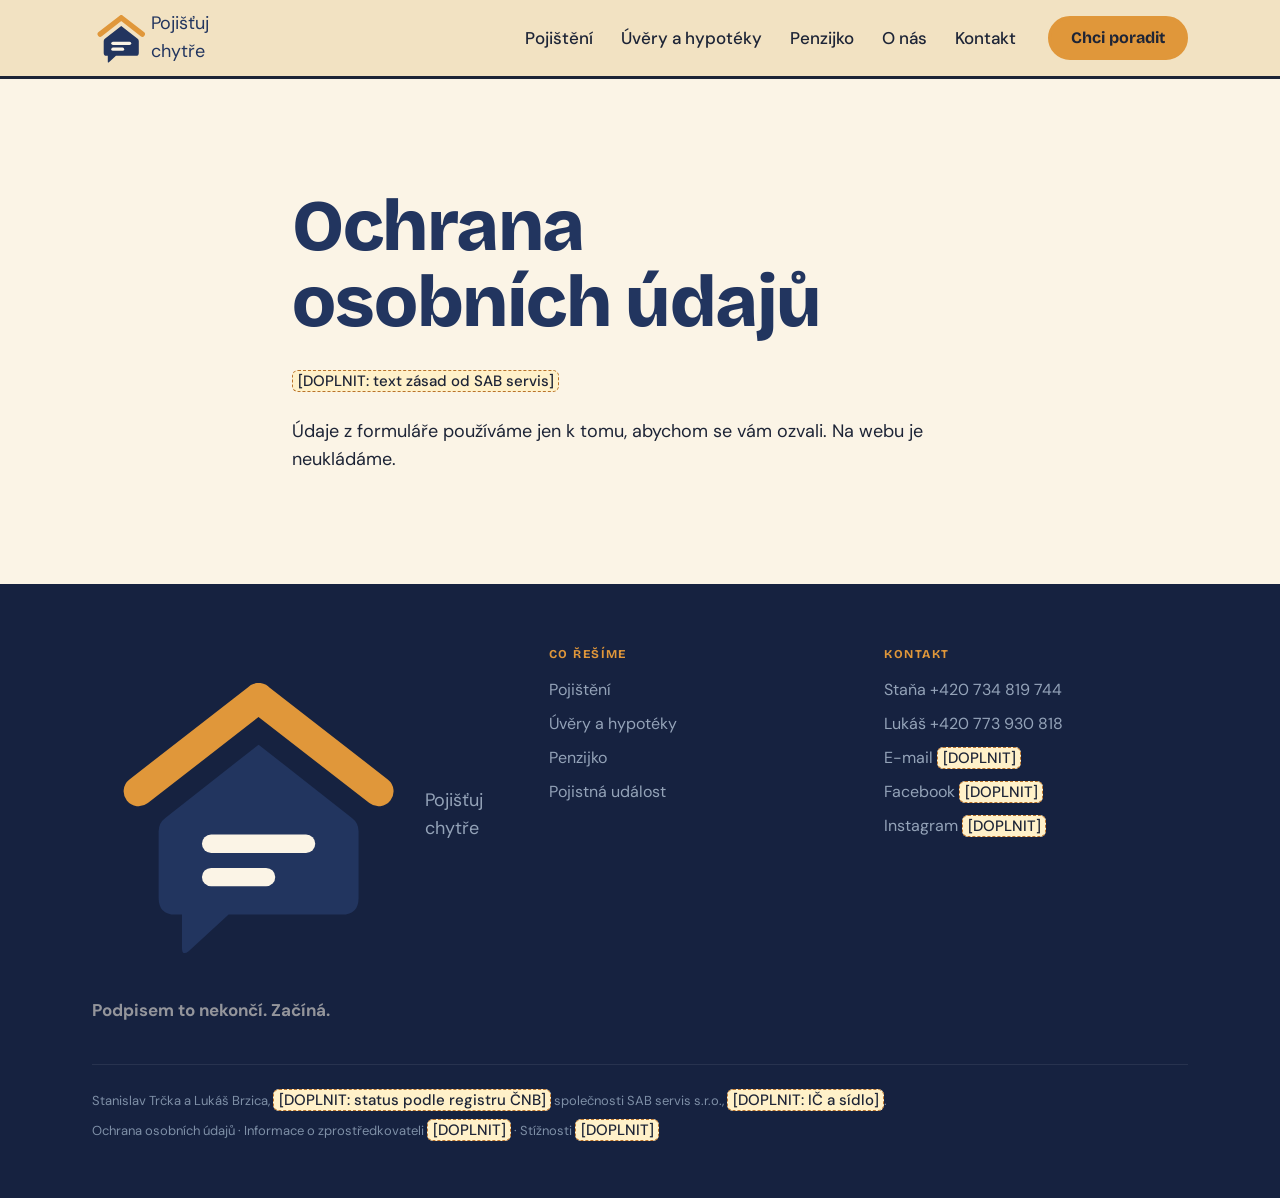
<file: ochrana-osobnich-udaju.html>
﻿<!doctype html>
<html lang="cs">
<head>
<meta charset="utf-8">
<meta name="viewport" content="width=device-width, initial-scale=1, viewport-fit=cover">
<title>Ochrana osobních údajů | Pojišťuj chytře</title>
<meta name="description" content="Zásady ochrany osobních údajů.">
<link rel="icon" href="assets/brand/favicon.ico" sizes="any">
<link rel="icon" href="assets/brand/favicon-32.png" type="image/png">
<link rel="apple-touch-icon" href="assets/brand/apple-touch-icon.png">
<link rel="preload" href="assets/fonts/bricolage-grotesque-latin-800-normal.woff2" as="font" type="font/woff2" crossorigin>
<link rel="stylesheet" href="styles.css">
<meta property="og:title" content="Ochrana osobních údajů | Pojišťuj chytře">
<meta property="og:description" content="Zásady ochrany osobních údajů.">
<meta property="og:image" content="https://pojistujchytre.cz/assets/brand/og-image.png">
<meta property="og:locale" content="cs_CZ">
<link rel="canonical" href="https://pojistujchytre.cz/ochrana-osobnich-udaju.html">
</head>
<body>
<a class="skip" href="#obsah">Přeskočit na obsah</a>
<header class="header"><div class="wrap">
  <a class="logo" href="index.html" aria-label="Pojišťuj chytře, úvod"><svg viewBox="0 0 200 200" aria-hidden="true"><path d="M100 30 L172 86M100 30 L28 86" stroke="#E0973A" stroke-width="18" stroke-linecap="round" fill="none"/><path d="M100 58 L156 102 Q160 105 160 110 L160 150 Q160 160 150 160 L82 160 L58 182 Q54 185 54 180 L54 160 L50 160 Q40 160 40 150 L40 110 Q40 105 44 102 Z" fill="#22355F"/><rect x="66" y="112" width="68" height="11" rx="5.5" fill="#FBF4E6"/><rect x="66" y="132" width="44" height="11" rx="5.5" fill="#FBF4E6"/></svg><span>Pojišťuj chytře</span></a>
  <nav class="nav" id="menu" aria-label="Hlavní menu"><ul><li><a href="pojisteni.html">Pojištění</a></li><li><a href="uvery-a-hypoteky.html">Úvěry a hypotéky</a></li><li><a href="penzijko.html">Penzijko</a></li><li><a href="o-nas.html">O nás</a></li><li><a href="kontakt.html">Kontakt</a></li></ul><div class="nav-cta"><a class="btn btn-primary" href="kontakt.html#formular">Chci poradit</a></div></nav>
  <a class="btn btn-primary btn-small" href="kontakt.html#formular">Chci poradit</a>
  <button class="menu-toggle" type="button" aria-controls="menu" aria-expanded="false" aria-label="Menu"><span></span></button>
</div></header>
<main id="obsah">
<section class="simple"><div class="wrap">
  <h1>Ochrana osobních údajů</h1>
  <p class="lead"><span class="todo">[DOPLNIT: text zásad od SAB servis]</span></p>
  <p>Údaje z formuláře používáme jen k tomu, abychom se vám ozvali. Na webu je neukládáme.</p>
</div></section>

</main>
<footer class="footer"><div class="wrap">
  <div class="footer-top">
    <div><a class="logo" href="index.html"><svg viewBox="0 0 200 200" aria-hidden="true"><path d="M100 30 L172 86M100 30 L28 86" stroke="#E0973A" stroke-width="18" stroke-linecap="round" fill="none"/><path d="M100 58 L156 102 Q160 105 160 110 L160 150 Q160 160 150 160 L82 160 L58 182 Q54 185 54 180 L54 160 L50 160 Q40 160 40 150 L40 110 Q40 105 44 102 Z" fill="#22355F"/><rect x="66" y="112" width="68" height="11" rx="5.5" fill="#FBF4E6"/><rect x="66" y="132" width="44" height="11" rx="5.5" fill="#FBF4E6"/></svg><span>Pojišťuj chytře</span></a><p class="claim">Podpisem to nekončí. Začíná.</p></div>
    <div><h3>Co řešíme</h3><ul><li><a href="pojisteni.html">Pojištění</a></li><li><a href="uvery-a-hypoteky.html">Úvěry a hypotéky</a></li><li><a href="penzijko.html">Penzijko</a></li><li><a href="pojisteni.html#skoda">Pojistná událost</a></li></ul></div>
    <div><h3>Kontakt</h3><ul><li>Staňa <a href="tel:+420734819744">+420 734 819 744</a></li><li>Lukáš <a href="tel:+420773930818">+420 773 930 818</a></li><li>E-mail <span class="todo">[DOPLNIT]</span></li><li>Facebook <span class="todo">[DOPLNIT]</span></li><li>Instagram <span class="todo">[DOPLNIT]</span></li></ul></div>
  </div>
  <div class="legal">
    <p>Stanislav Trčka a Lukáš Brzica, <span class="todo">[DOPLNIT: status podle registru ČNB]</span> společnosti SAB servis s.r.o., <span class="todo">[DOPLNIT: IČ a sídlo]</span>.</p>
    <p><a href="ochrana-osobnich-udaju.html">Ochrana osobních údajů</a> · Informace o zprostředkovateli <span class="todo">[DOPLNIT]</span> · Stížnosti <span class="todo">[DOPLNIT]</span></p>
  </div>
</div></footer>
<script src="main.js" defer></script>
</body>
</html>
</file>
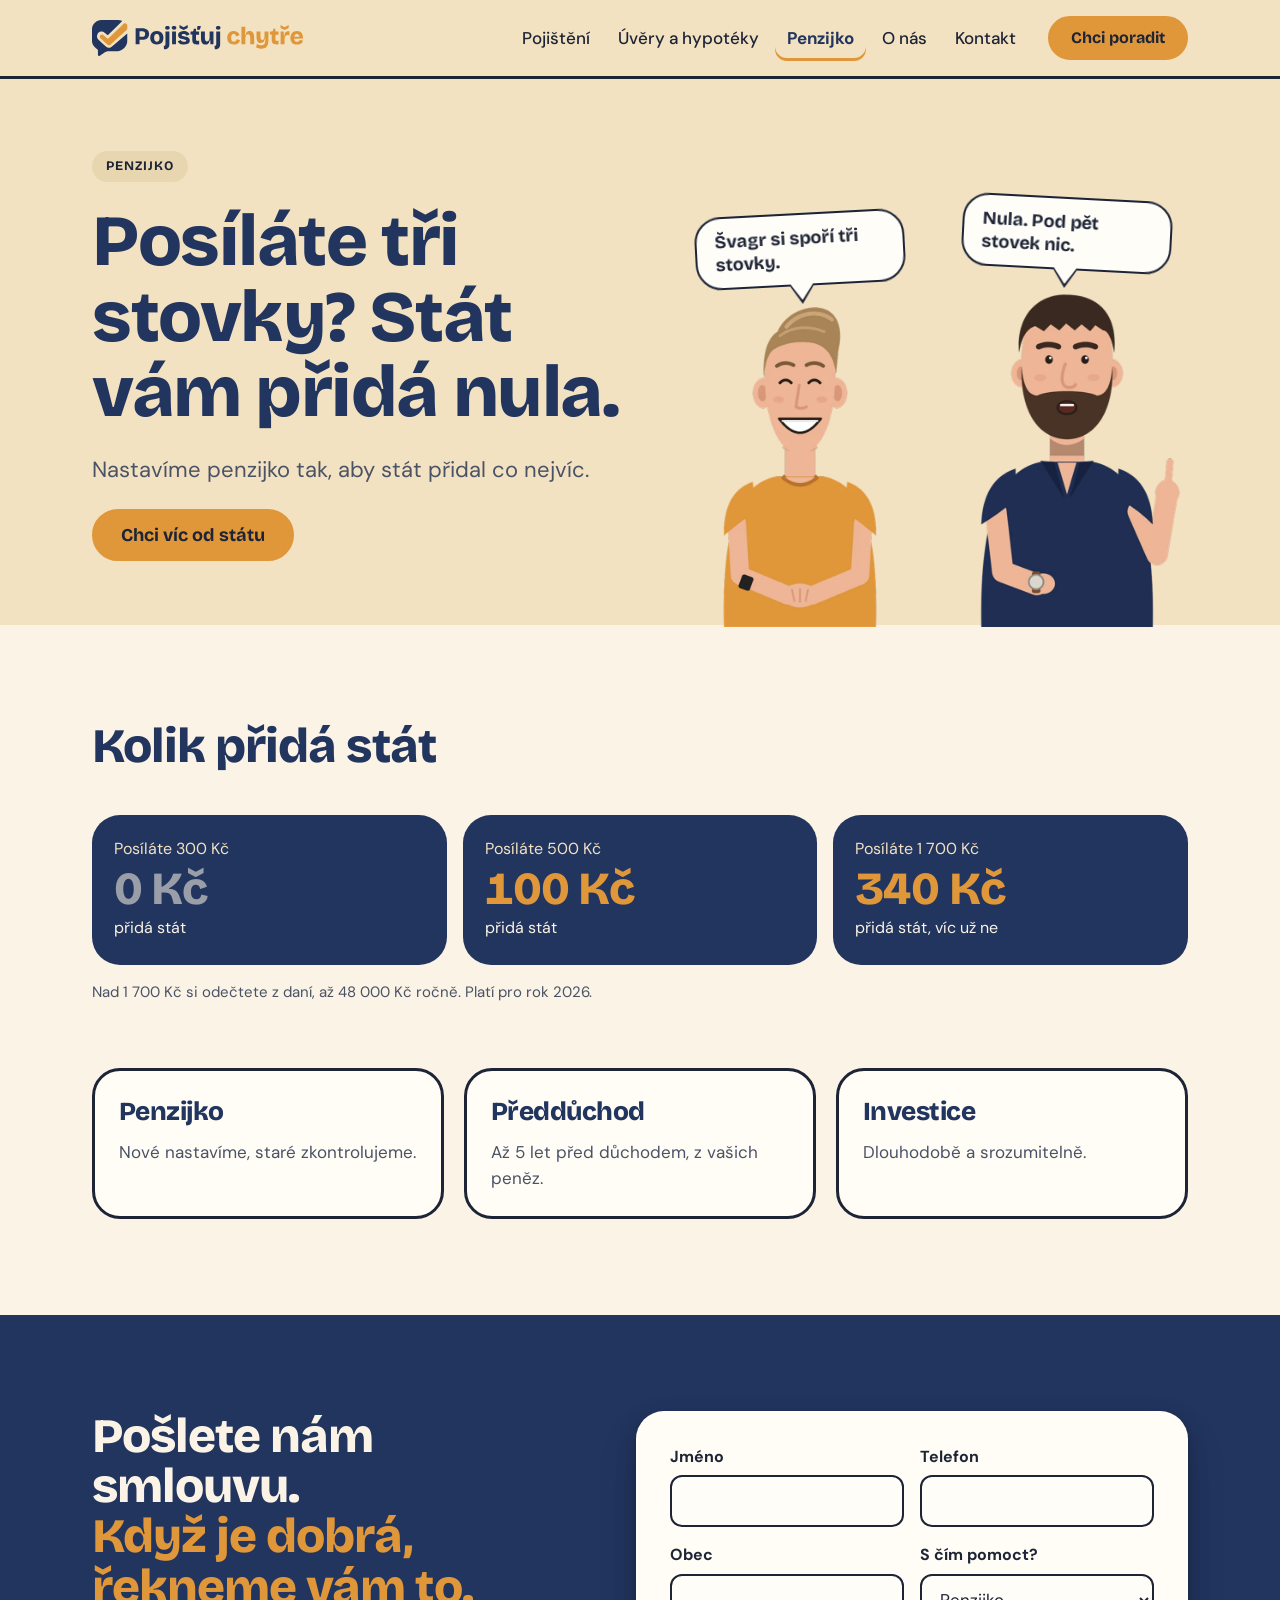
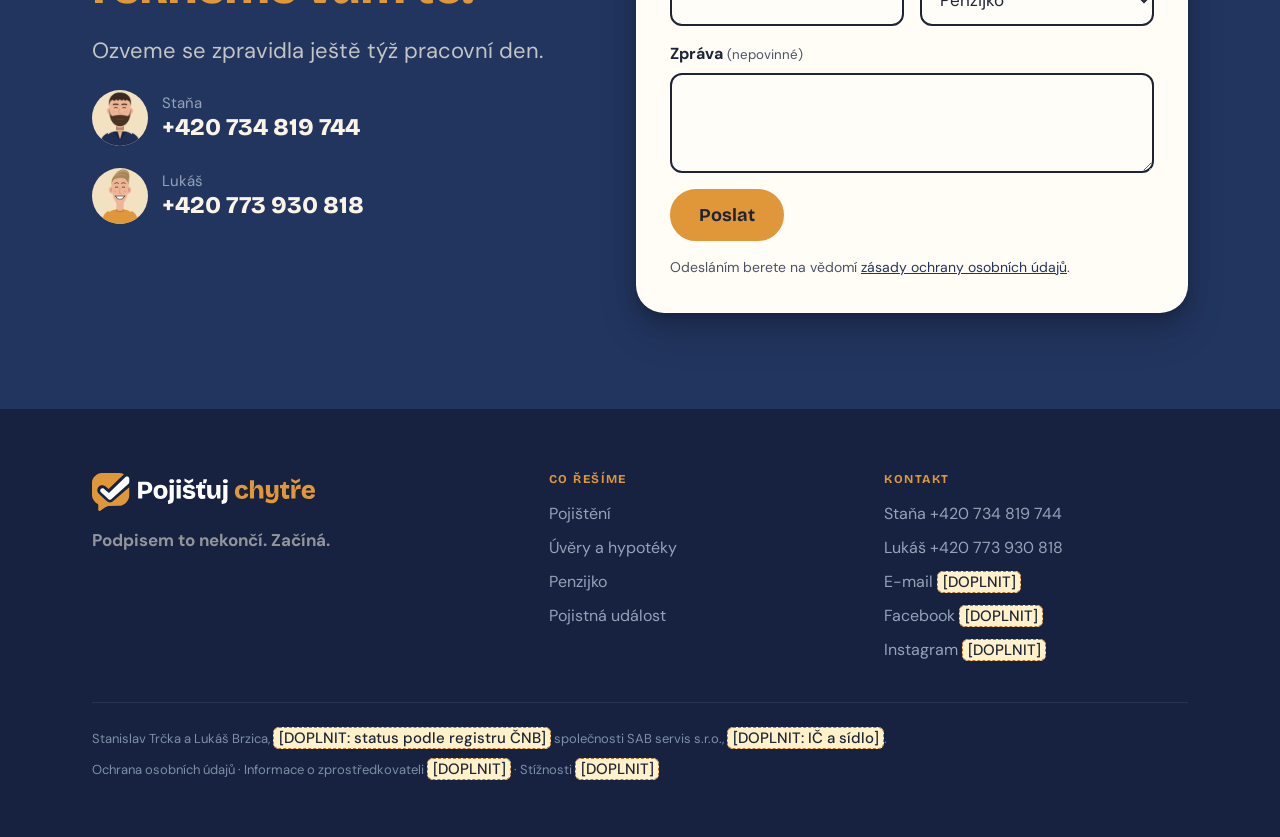
<file: penzijko.html>
﻿<!doctype html>
<html lang="cs">
<head>
<meta charset="utf-8">
<meta name="viewport" content="width=device-width, initial-scale=1, viewport-fit=cover">
<title>Penzijko a státní příspěvek | Pojišťuj chytře</title>
<meta name="description" content="Posíláte tři stovky? Stát vám přidá nula. Nastavíme penzijko tak, aby stát přidal co nejvíc.">
<link rel="icon" href="assets/brand/favicon.ico" sizes="any">
<link rel="icon" href="assets/brand/favicon-32.png" type="image/png">
<link rel="apple-touch-icon" href="assets/brand/apple-touch-icon.png">
<link rel="preload" href="assets/fonts/bricolage-grotesque-latin-800-normal.woff2" as="font" type="font/woff2" crossorigin>
<link rel="stylesheet" href="styles.css">
<meta property="og:title" content="Penzijko a státní příspěvek | Pojišťuj chytře">
<meta property="og:description" content="Posíláte tři stovky? Stát vám přidá nula. Nastavíme penzijko tak, aby stát přidal co nejvíc.">
<meta property="og:image" content="https://pojistujchytre.cz/assets/brand/og-image.png">
<meta property="og:locale" content="cs_CZ">
<link rel="canonical" href="https://pojistujchytre.cz/penzijko.html">
</head>
<body>
<a class="skip" href="#obsah">Přeskočit na obsah</a>
<header class="header"><div class="wrap">
  <a class="logo" href="index.html" aria-label="Pojišťuj chytře, úvod"><img src="assets/logo/logo-hlavni.svg" alt="Pojišťuj chytře" height="36"></a>
  <nav class="nav" id="menu" aria-label="Hlavní menu"><ul><li><a href="pojisteni.html">Pojištění</a></li><li><a href="uvery-a-hypoteky.html">Úvěry a hypotéky</a></li><li><a href="penzijko.html" aria-current="page">Penzijko</a></li><li><a href="o-nas.html">O nás</a></li><li><a href="kontakt.html">Kontakt</a></li></ul><div class="nav-cta"><a class="btn btn-primary" href="#formular">Chci poradit</a></div></nav>
  <a class="btn btn-primary btn-small" href="#formular">Chci poradit</a>
  <button class="menu-toggle" type="button" aria-controls="menu" aria-expanded="false" aria-label="Menu"><span></span></button>
</div></header>
<main id="obsah">
<section class="hero"><div class="wrap">
  <div class="hero-text">
    <span class="eyebrow">Penzijko</span>
    <h1>Posíláte tři stovky? Stát vám přidá nula.</h1>
    <p class="lead">Nastavíme penzijko tak, aby stát přidal co nejvíc.</p>
    <div class="actions"><a class="btn btn-primary" href="#formular">Chci víc od státu</a></div>
  </div>
  <div class="stage"><div class="actor"><p class="bubble">Švagr si spoří tři stovky.</p><img src="assets/postavy/lukas_grin_clasp.webp" width="600" height="818" alt="Kreslený Lukáš"></div><div class="actor"><p class="bubble">Nula. Pod pět stovek nic.</p><img src="assets/postavy/stana_talk_point.webp" width="560" height="799" alt="Kreslený Staňa"></div></div>
</div></section>

<section class="section"><div class="wrap">
  <div class="section-head"><h2>Kolik přidá stát</h2></div>
  <div class="pension">
    <div><span class="from">Posíláte 300 Kč</span><span class="val">0 Kč</span><span class="to">přidá stát</span></div>
    <div><span class="from">Posíláte 500 Kč</span><span class="val">100 Kč</span><span class="to">přidá stát</span></div>
    <div><span class="from">Posíláte 1 700 Kč</span><span class="val">340 Kč</span><span class="to">přidá stát, víc už ne</span></div>
  </div>
  <p class="note" style="margin-top:16px">Nad 1 700 Kč si odečtete z daní, až 48 000 Kč ročně. Platí pro rok 2026.</p>
  <div class="tiles" style="margin-top:clamp(40px,6vw,64px)">
    <div class="tile"><h3>Penzijko</h3><p>Nové nastavíme, staré zkontrolujeme.</p></div>
    <div class="tile"><h3>Předdůchod</h3><p>Až 5 let před důchodem, z vašich peněz.</p></div>
    <div class="tile"><h3>Investice</h3><p>Dlouhodobě a srozumitelně.</p></div>
  </div>
</div></section>

<section class="section section-navy" id="formular"><div class="wrap contact">
  <div class="contact-side">
    <h2>Pošlete nám smlouvu. <span style="color:var(--honey)">Když je dobrá, řekneme vám to.</span></h2>
    <p class="lead">Ozveme se zpravidla ještě týž pracovní den.</p>
    <div class="phones"><div><img class="avatar" src="assets/postavy/stana_smile_crossed.webp" alt="Staňa" width="56" height="56" loading="lazy"><div><span>Staňa</span><a href="tel:+420734819744">+420 734 819 744</a></div></div><div><img class="avatar" src="assets/postavy/lukas_grin_clasp.webp" alt="Lukáš" width="56" height="56" loading="lazy"><div><span>Lukáš</span><a href="tel:+420773930818">+420 773 930 818</a></div></div></div>
  </div>
  <form class="form" action="api/kontakt.php" method="post" novalidate>
  <div class="row">
    <div class="field"><label for="f-jmeno">Jméno</label><input id="f-jmeno" name="jmeno" autocomplete="name" required></div>
    <div class="field"><label for="f-telefon">Telefon</label><input id="f-telefon" name="telefon" type="tel" autocomplete="tel" inputmode="tel" pattern="^(\+?420)?\s?[0-9 ]{9,11}$" required></div>
  </div>
  <div class="row">
    <div class="field"><label for="f-obec">Obec</label><input id="f-obec" name="obec" autocomplete="address-level2" required></div>
    <div class="field"><label for="f-tema">S čím pomoct?</label><select id="f-tema" name="tema" required><option value="pojisteni">Pojištění</option><option value="hypoteka">Hypotéka a fixace</option><option value="uver">Úvěr</option><option value="penzijko" selected>Penzijko</option><option value="skoda">Pojistná událost</option><option value="kontrola">Jen kontrola smlouvy</option><option value="jine">Něco jiného</option></select></div>
  </div>
  <div class="field"><label for="f-zprava">Zpráva <small>(nepovinné)</small></label><textarea id="f-zprava" name="zprava" maxlength="1000"></textarea></div>
  <div class="hp" aria-hidden="true"><label for="f-web">Nevyplňujte</label><input id="f-web" name="web" tabindex="-1" autocomplete="off"></div>
  <input type="hidden" name="ts" value="">
  <p class="form-error" role="alert" hidden>Něco se zaseklo. Zkuste to prosím znovu, nebo nám rovnou zavolejte.</p>
  <div class="actions"><button class="btn btn-primary" type="submit">Poslat</button></div>
  <p class="legal">Odesláním berete na vědomí <a href="ochrana-osobnich-udaju.html">zásady ochrany osobních údajů</a>.</p>
</form>
</div></section>

</main>
<footer class="footer"><div class="wrap">
  <div class="footer-top">
    <div><a class="logo" href="index.html"><img src="assets/logo/logo-vedlejsi.svg" alt="Pojišťuj chytře" height="36"></a><p class="claim">Podpisem to nekončí. Začíná.</p></div>
    <div><h3>Co řešíme</h3><ul><li><a href="pojisteni.html">Pojištění</a></li><li><a href="uvery-a-hypoteky.html">Úvěry a hypotéky</a></li><li><a href="penzijko.html">Penzijko</a></li><li><a href="pojisteni.html#skoda">Pojistná událost</a></li></ul></div>
    <div><h3>Kontakt</h3><ul><li>Staňa <a href="tel:+420734819744">+420 734 819 744</a></li><li>Lukáš <a href="tel:+420773930818">+420 773 930 818</a></li><li>E-mail <span class="todo">[DOPLNIT]</span></li><li>Facebook <span class="todo">[DOPLNIT]</span></li><li>Instagram <span class="todo">[DOPLNIT]</span></li></ul></div>
  </div>
  <div class="legal">
    <p>Stanislav Trčka a Lukáš Brzica, <span class="todo">[DOPLNIT: status podle registru ČNB]</span> společnosti SAB servis s.r.o., <span class="todo">[DOPLNIT: IČ a sídlo]</span>.</p>
    <p><a href="ochrana-osobnich-udaju.html">Ochrana osobních údajů</a> · Informace o zprostředkovateli <span class="todo">[DOPLNIT]</span> · Stížnosti <span class="todo">[DOPLNIT]</span></p>
  </div>
</div></footer>
<script src="main.js" defer></script>
</body>
</html>
</file>
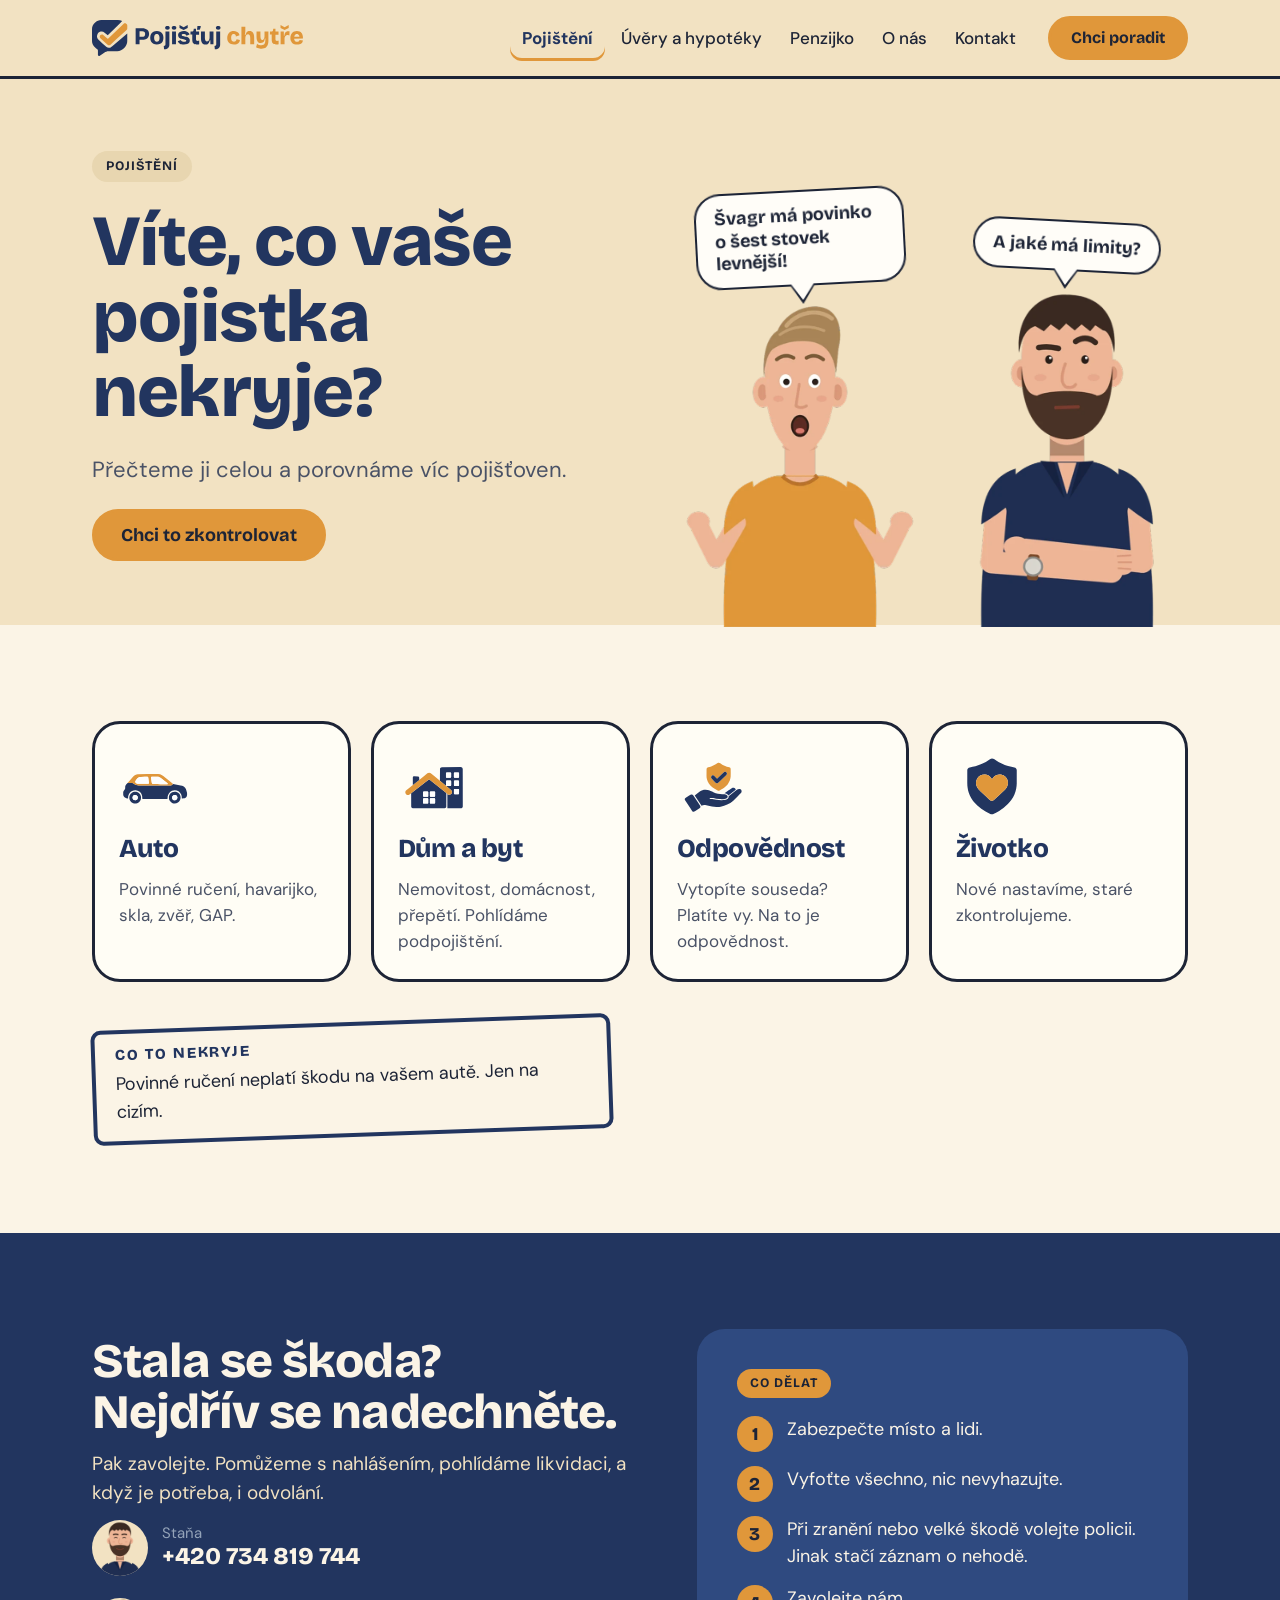
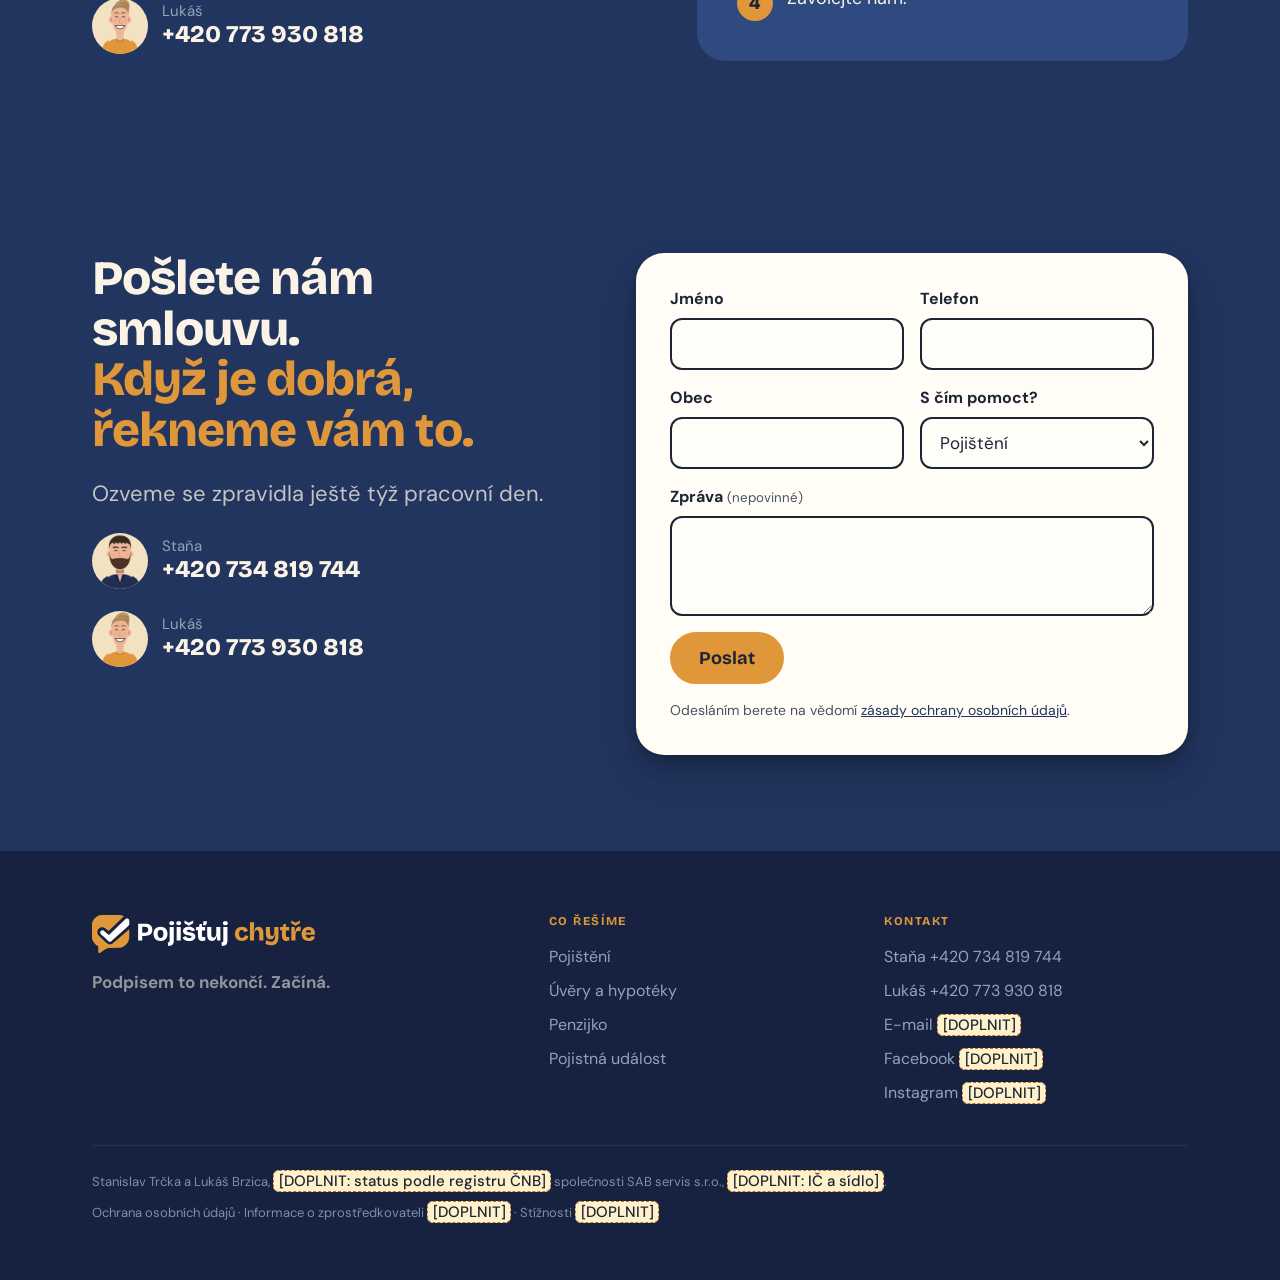
<file: pojisteni.html>
﻿<!doctype html>
<html lang="cs">
<head>
<meta charset="utf-8">
<meta name="viewport" content="width=device-width, initial-scale=1, viewport-fit=cover">
<title>Pojištění auta, domu a životka | Pojišťuj chytře</title>
<meta name="description" content="Přečteme vaši pojistku celou, porovnáme víc pojišťoven a řekneme vám i to, co nekryje. Zlínsko a Valašsko.">
<link rel="icon" href="assets/brand/favicon.ico" sizes="any">
<link rel="icon" href="assets/brand/favicon-32.png" type="image/png">
<link rel="apple-touch-icon" href="assets/brand/apple-touch-icon.png">
<link rel="preload" href="assets/fonts/bricolage-grotesque-latin-800-normal.woff2" as="font" type="font/woff2" crossorigin>
<link rel="stylesheet" href="styles.css">
<meta property="og:title" content="Pojištění auta, domu a životka | Pojišťuj chytře">
<meta property="og:description" content="Přečteme vaši pojistku celou, porovnáme víc pojišťoven a řekneme vám i to, co nekryje. Zlínsko a Valašsko.">
<meta property="og:image" content="https://pojistujchytre.cz/assets/brand/og-image.png">
<meta property="og:locale" content="cs_CZ">
<link rel="canonical" href="https://pojistujchytre.cz/pojisteni.html">
</head>
<body>
<a class="skip" href="#obsah">Přeskočit na obsah</a>
<header class="header"><div class="wrap">
  <a class="logo" href="index.html" aria-label="Pojišťuj chytře, úvod"><img src="assets/logo/logo-hlavni.svg" alt="Pojišťuj chytře" height="36"></a>
  <nav class="nav" id="menu" aria-label="Hlavní menu"><ul><li><a href="pojisteni.html" aria-current="page">Pojištění</a></li><li><a href="uvery-a-hypoteky.html">Úvěry a hypotéky</a></li><li><a href="penzijko.html">Penzijko</a></li><li><a href="o-nas.html">O nás</a></li><li><a href="kontakt.html">Kontakt</a></li></ul><div class="nav-cta"><a class="btn btn-primary" href="#formular">Chci poradit</a></div></nav>
  <a class="btn btn-primary btn-small" href="#formular">Chci poradit</a>
  <button class="menu-toggle" type="button" aria-controls="menu" aria-expanded="false" aria-label="Menu"><span></span></button>
</div></header>
<main id="obsah">
<section class="hero"><div class="wrap">
  <div class="hero-text">
    <span class="eyebrow">Pojištění</span>
    <h1>Víte, co vaše pojistka nekryje?</h1>
    <p class="lead">Přečteme ji celou a porovnáme víc pojišťoven.</p>
    <div class="actions"><a class="btn btn-primary" href="#formular">Chci to zkontrolovat</a></div>
  </div>
  <div class="stage"><div class="actor"><p class="bubble">Švagr má povinko o šest stovek levnější!</p><img src="assets/postavy/lukas_wow_shrug.webp" width="600" height="818" alt="Kreslený Lukáš"></div><div class="actor"><p class="bubble">A jaké má limity?</p><img src="assets/postavy/stana_skeptic_crossed.webp" width="560" height="799" alt="Kreslený Staňa"></div></div>
</div></section>

<section class="section"><div class="wrap">
  <div class="tiles tiles-4">
    <div class="tile"><img class="tile-icon" src="assets/icons/auto.svg" alt="" width="72" height="72"><h3>Auto</h3><p>Povinné ručení, havarijko, skla, zvěř, GAP.</p></div>
    <div class="tile"><img class="tile-icon" src="assets/icons/dum-a-byt.svg" alt="" width="72" height="72"><h3>Dům a byt</h3><p>Nemovitost, domácnost, přepětí. Pohlídáme podpojištění.</p></div>
    <div class="tile"><img class="tile-icon" src="assets/icons/odpovednost.svg" alt="" width="72" height="72"><h3>Odpovědnost</h3><p>Vytopíte souseda? Platíte vy. Na to je odpovědnost.</p></div>
    <div class="tile"><img class="tile-icon" src="assets/icons/zivotko.svg" alt="" width="72" height="72"><h3>Životko</h3><p>Nové nastavíme, staré zkontrolujeme.</p></div>
  </div>
  <div style="margin-top:40px;display:grid"><p class="stamp"><b>Co to nekryje</b><span>Povinné ručení neplatí škodu na vašem autě. Jen na cizím.</span></p></div>
</div></section>

<section class="section section-navy on-navy" id="skoda"><div class="wrap split">
  <div class="section-head" style="margin:0">
    <h2>Stala se škoda? Nejdřív se nadechněte.</h2>
    <p>Pak zavolejte. Pomůžeme s nahlášením, pohlídáme likvidaci, a když je potřeba, i odvolání.</p>
    <div class="phones"><div><img class="avatar" src="assets/postavy/stana_smile_crossed.webp" alt="Staňa" width="56" height="56" loading="lazy"><div><span>Staňa</span><a href="tel:+420734819744">+420 734 819 744</a></div></div><div><img class="avatar" src="assets/postavy/lukas_grin_clasp.webp" alt="Lukáš" width="56" height="56" loading="lazy"><div><span>Lukáš</span><a href="tel:+420773930818">+420 773 930 818</a></div></div></div>
  </div>
  <div class="facts" style="background:var(--navy-2)">
    <span class="tag">Co dělat</span>
    <ol>
      <li>Zabezpečte místo a lidi.</li>
      <li>Vyfoťte všechno, nic nevyhazujte.</li>
      <li>Při zranění nebo velké škodě volejte policii. Jinak stačí záznam o nehodě.</li>
      <li>Zavolejte nám.</li>
    </ol>
  </div>
</div></section>

<section class="section section-navy" id="formular"><div class="wrap contact">
  <div class="contact-side">
    <h2>Pošlete nám smlouvu. <span style="color:var(--honey)">Když je dobrá, řekneme vám to.</span></h2>
    <p class="lead">Ozveme se zpravidla ještě týž pracovní den.</p>
    <div class="phones"><div><img class="avatar" src="assets/postavy/stana_smile_crossed.webp" alt="Staňa" width="56" height="56" loading="lazy"><div><span>Staňa</span><a href="tel:+420734819744">+420 734 819 744</a></div></div><div><img class="avatar" src="assets/postavy/lukas_grin_clasp.webp" alt="Lukáš" width="56" height="56" loading="lazy"><div><span>Lukáš</span><a href="tel:+420773930818">+420 773 930 818</a></div></div></div>
  </div>
  <form class="form" action="api/kontakt.php" method="post" novalidate>
  <div class="row">
    <div class="field"><label for="f-jmeno">Jméno</label><input id="f-jmeno" name="jmeno" autocomplete="name" required></div>
    <div class="field"><label for="f-telefon">Telefon</label><input id="f-telefon" name="telefon" type="tel" autocomplete="tel" inputmode="tel" pattern="^(\+?420)?\s?[0-9 ]{9,11}$" required></div>
  </div>
  <div class="row">
    <div class="field"><label for="f-obec">Obec</label><input id="f-obec" name="obec" autocomplete="address-level2" required></div>
    <div class="field"><label for="f-tema">S čím pomoct?</label><select id="f-tema" name="tema" required><option value="pojisteni" selected>Pojištění</option><option value="hypoteka">Hypotéka a fixace</option><option value="uver">Úvěr</option><option value="penzijko">Penzijko</option><option value="skoda">Pojistná událost</option><option value="kontrola">Jen kontrola smlouvy</option><option value="jine">Něco jiného</option></select></div>
  </div>
  <div class="field"><label for="f-zprava">Zpráva <small>(nepovinné)</small></label><textarea id="f-zprava" name="zprava" maxlength="1000"></textarea></div>
  <div class="hp" aria-hidden="true"><label for="f-web">Nevyplňujte</label><input id="f-web" name="web" tabindex="-1" autocomplete="off"></div>
  <input type="hidden" name="ts" value="">
  <p class="form-error" role="alert" hidden>Něco se zaseklo. Zkuste to prosím znovu, nebo nám rovnou zavolejte.</p>
  <div class="actions"><button class="btn btn-primary" type="submit">Poslat</button></div>
  <p class="legal">Odesláním berete na vědomí <a href="ochrana-osobnich-udaju.html">zásady ochrany osobních údajů</a>.</p>
</form>
</div></section>

</main>
<footer class="footer"><div class="wrap">
  <div class="footer-top">
    <div><a class="logo" href="index.html"><img src="assets/logo/logo-vedlejsi.svg" alt="Pojišťuj chytře" height="36"></a><p class="claim">Podpisem to nekončí. Začíná.</p></div>
    <div><h3>Co řešíme</h3><ul><li><a href="pojisteni.html">Pojištění</a></li><li><a href="uvery-a-hypoteky.html">Úvěry a hypotéky</a></li><li><a href="penzijko.html">Penzijko</a></li><li><a href="pojisteni.html#skoda">Pojistná událost</a></li></ul></div>
    <div><h3>Kontakt</h3><ul><li>Staňa <a href="tel:+420734819744">+420 734 819 744</a></li><li>Lukáš <a href="tel:+420773930818">+420 773 930 818</a></li><li>E-mail <span class="todo">[DOPLNIT]</span></li><li>Facebook <span class="todo">[DOPLNIT]</span></li><li>Instagram <span class="todo">[DOPLNIT]</span></li></ul></div>
  </div>
  <div class="legal">
    <p>Stanislav Trčka a Lukáš Brzica, <span class="todo">[DOPLNIT: status podle registru ČNB]</span> společnosti SAB servis s.r.o., <span class="todo">[DOPLNIT: IČ a sídlo]</span>.</p>
    <p><a href="ochrana-osobnich-udaju.html">Ochrana osobních údajů</a> · Informace o zprostředkovateli <span class="todo">[DOPLNIT]</span> · Stížnosti <span class="todo">[DOPLNIT]</span></p>
  </div>
</div></footer>
<script src="main.js" defer></script>
</body>
</html>
</file>
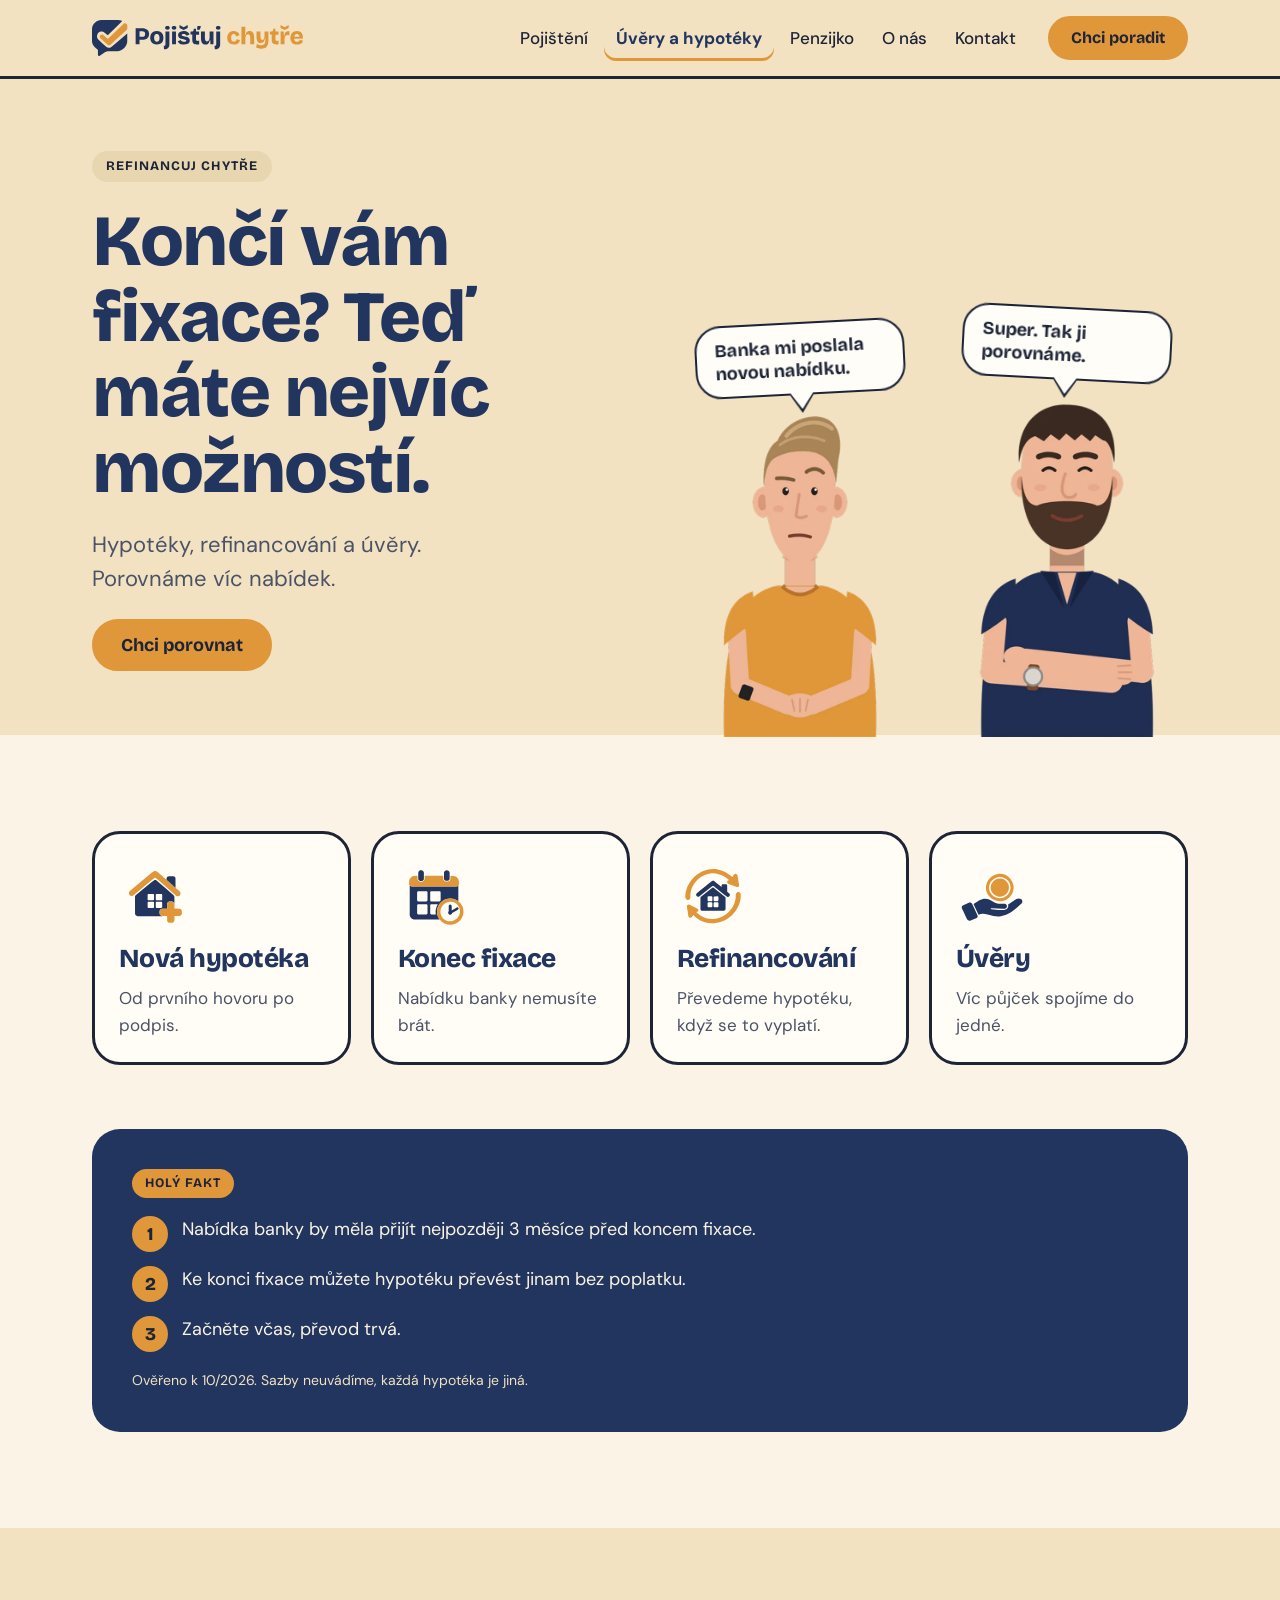
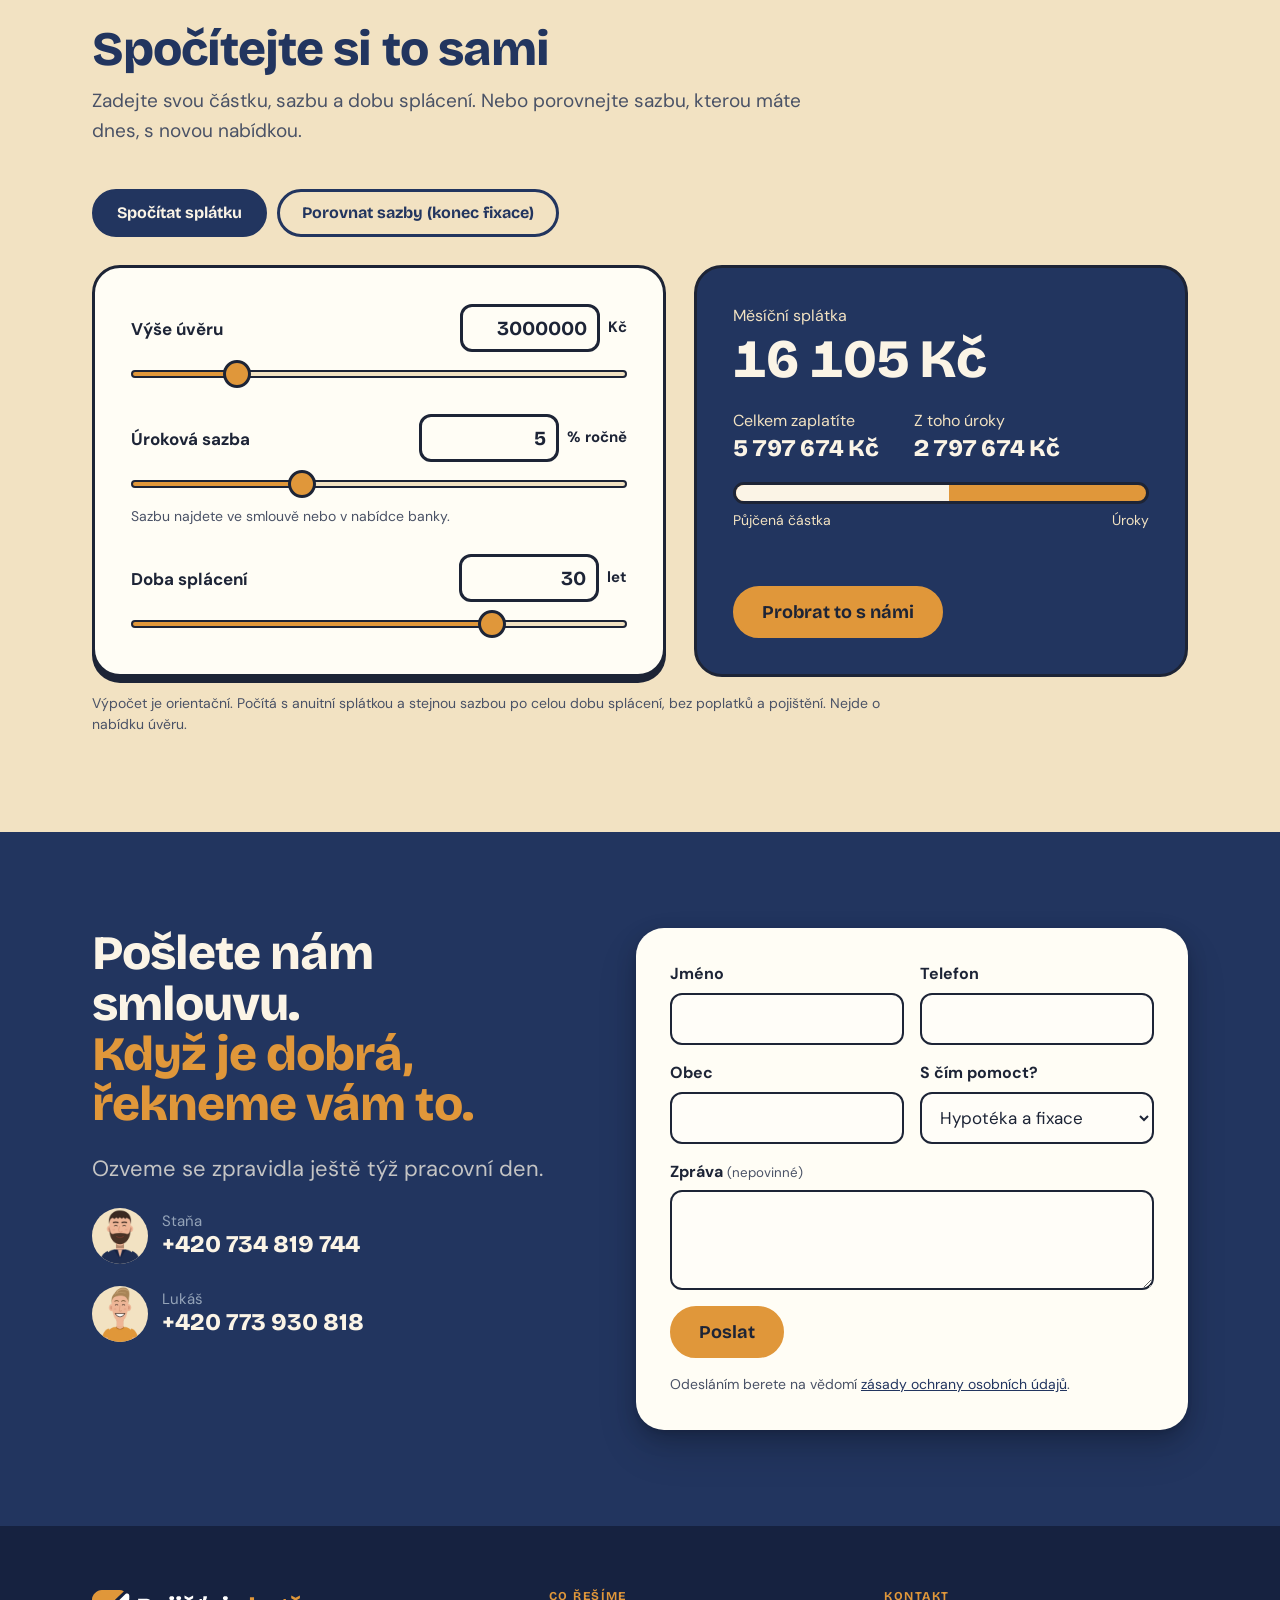
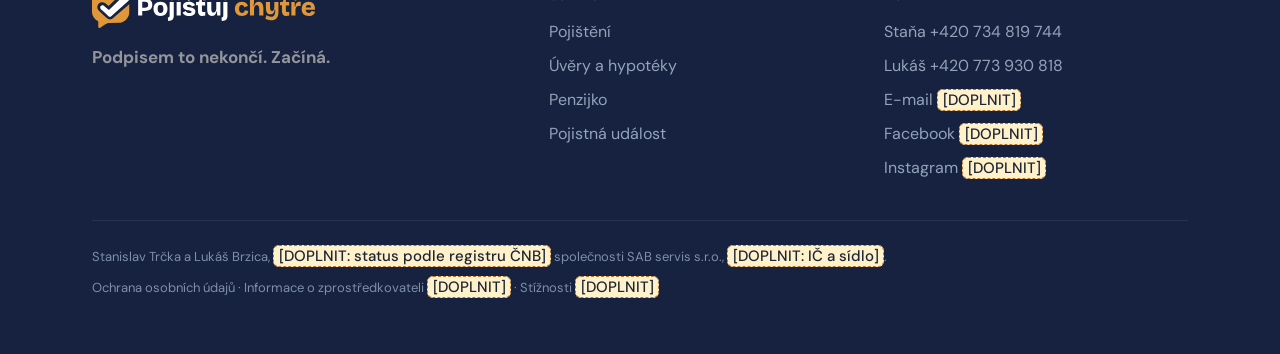
<file: uvery-a-hypoteky.html>
﻿<!doctype html>
<html lang="cs">
<head>
<meta charset="utf-8">
<meta name="viewport" content="width=device-width, initial-scale=1, viewport-fit=cover">
<title>Hypotéky, konec fixace a úvěry | Refinancuj chytře</title>
<meta name="description" content="Končí vám fixace? Porovnáme víc nabídek a řekneme na rovinu, co se vyplatí. Hypotéky, refinancování a úvěry.">
<link rel="icon" href="assets/brand/favicon.ico" sizes="any">
<link rel="icon" href="assets/brand/favicon-32.png" type="image/png">
<link rel="apple-touch-icon" href="assets/brand/apple-touch-icon.png">
<link rel="preload" href="assets/fonts/bricolage-grotesque-latin-800-normal.woff2" as="font" type="font/woff2" crossorigin>
<link rel="stylesheet" href="styles.css">
<meta property="og:title" content="Hypotéky, konec fixace a úvěry | Refinancuj chytře">
<meta property="og:description" content="Končí vám fixace? Porovnáme víc nabídek a řekneme na rovinu, co se vyplatí. Hypotéky, refinancování a úvěry.">
<meta property="og:image" content="https://pojistujchytre.cz/assets/brand/og-image.png">
<meta property="og:locale" content="cs_CZ">
<link rel="canonical" href="https://pojistujchytre.cz/uvery-a-hypoteky.html">
</head>
<body>
<a class="skip" href="#obsah">Přeskočit na obsah</a>
<header class="header"><div class="wrap">
  <a class="logo" href="index.html" aria-label="Pojišťuj chytře, úvod"><img src="assets/logo/logo-hlavni.svg" alt="Pojišťuj chytře" height="36"></a>
  <nav class="nav" id="menu" aria-label="Hlavní menu"><ul><li><a href="pojisteni.html">Pojištění</a></li><li><a href="uvery-a-hypoteky.html" aria-current="page">Úvěry a hypotéky</a></li><li><a href="penzijko.html">Penzijko</a></li><li><a href="o-nas.html">O nás</a></li><li><a href="kontakt.html">Kontakt</a></li></ul><div class="nav-cta"><a class="btn btn-primary" href="#formular">Chci poradit</a></div></nav>
  <a class="btn btn-primary btn-small" href="#formular">Chci poradit</a>
  <button class="menu-toggle" type="button" aria-controls="menu" aria-expanded="false" aria-label="Menu"><span></span></button>
</div></header>
<main id="obsah">
<section class="hero"><div class="wrap">
  <div class="hero-text">
    <span class="eyebrow">Refinancuj chytře</span>
    <h1>Končí vám fixace? Teď máte nejvíc možností.</h1>
    <p class="lead">Hypotéky, refinancování a úvěry.<br>Porovnáme víc nabídek.</p>
    <div class="actions"><a class="btn btn-primary" href="#formular">Chci porovnat</a></div>
  </div>
  <div class="stage"><div class="actor"><p class="bubble">Banka mi poslala novou nabídku.</p><img src="assets/postavy/lukas_doubt_clasp.webp" width="600" height="818" alt="Kreslený Lukáš"></div><div class="actor"><p class="bubble">Super. Tak ji porovnáme.</p><img src="assets/postavy/stana_smile_crossed.webp" width="560" height="799" alt="Kreslený Staňa"></div></div>
</div></section>

<section class="section"><div class="wrap">
  <div class="tiles tiles-4">
    <div class="tile"><img class="tile-icon" src="assets/icons/nova-hypoteka.svg" alt="" width="72" height="72"><h3>Nová hypotéka</h3><p>Od prvního hovoru po podpis.</p></div>
    <div class="tile"><img class="tile-icon" src="assets/icons/konec-fixace.svg" alt="" width="72" height="72"><h3>Konec fixace</h3><p>Nabídku banky nemusíte brát.</p></div>
    <div class="tile"><img class="tile-icon" src="assets/icons/refinancovani.svg" alt="" width="72" height="72"><h3>Refinancování</h3><p>Převedeme hypotéku, když se to vyplatí.</p></div>
    <div class="tile"><img class="tile-icon" src="assets/icons/uvery.svg" alt="" width="72" height="72"><h3>Úvěry</h3><p>Víc půjček spojíme do jedné.</p></div>
  </div>
  <div class="facts" style="margin-top:clamp(40px,6vw,64px)">
    <span class="tag">Holý fakt</span>
    <ol>
      <li>Nabídka banky by měla přijít nejpozději 3 měsíce před koncem fixace.</li>
      <li>Ke konci fixace můžete hypotéku převést jinam bez poplatku.</li>
      <li>Začněte včas, převod trvá.</li>
    </ol>
    <small>Ověřeno k 10/2026. Sazby neuvádíme, každá hypotéka je jiná.</small>
  </div>
</div></section>

<section class="section section-sand" id="kalkulacka"><div class="wrap">
  <div class="section-head">
    <h2>Spočítejte si to sami</h2>
    <p>Zadejte svou částku, sazbu a dobu splácení. Nebo porovnejte sazbu, kterou máte dnes, s novou nabídkou.</p>
  </div>

  <div class="calc2-tabs" role="group" aria-label="Typ výpočtu">
    <button class="calc2-tab" id="tab-pay" type="button" aria-pressed="true">Spočítat splátku</button>
    <button class="calc2-tab" id="tab-cmp" type="button" aria-pressed="false">Porovnat sazby (konec fixace)</button>
  </div>

  <!-- Panel 1: splátka -->
  <div class="calc2-panel" id="panel-pay">
    <div class="calc2-inputs">
      <div class="calc2-field">
        <div class="calc2-field-top">
          <label for="c-amount">Výše úvěru</label>
          <span class="calc2-num-wrap"><input id="c-amount" type="number" inputmode="decimal" min="100000" max="15000000" step="50000" value="3000000"><span class="calc2-unit">Kč</span></span>
        </div>
        <input class="calc2-slider" type="range" aria-label="Výše úvěru, posuvník" id="sl-amount" min="100000" max="15000000" step="50000" value="3000000">
      </div>
      <div class="calc2-field">
        <div class="calc2-field-top">
          <label for="c-rate">Úroková sazba</label>
          <span class="calc2-num-wrap"><input id="c-rate" type="number" inputmode="decimal" min="0" max="15" step="0.05" value="5"><span class="calc2-unit">% ročně</span></span>
        </div>
        <input class="calc2-slider" type="range" aria-label="Úroková sazba, posuvník" id="sl-rate" min="0" max="15" step="0.05" value="5">
        <p class="calc2-hint">Sazbu najdete ve smlouvě nebo v nabídce banky.</p>
      </div>
      <div class="calc2-field">
        <div class="calc2-field-top">
          <label for="c-years">Doba splácení</label>
          <span class="calc2-num-wrap"><input id="c-years" type="number" inputmode="decimal" min="1" max="40" step="1" value="30"><span class="calc2-unit">let</span></span>
        </div>
        <input class="calc2-slider" type="range" aria-label="Doba splácení, posuvník" id="sl-years" min="1" max="40" step="1" value="30">
      </div>
    </div>
    <div class="calc2-results" aria-live="polite">
      <div class="calc2-main">
        <span class="calc2-main-label">Měsíční splátka</span>
        <strong class="calc2-main-value" id="res-pay">–</strong>
      </div>
      <div class="calc2-sub">
        <div class="calc2-sub-item"><span class="calc2-sub-label">Celkem zaplatíte</span><strong class="calc2-sub-value" id="res-total">–</strong></div>
        <div class="calc2-sub-item"><span class="calc2-sub-label">Z toho úroky</span><strong class="calc2-sub-value" id="res-interest">–</strong></div>
      </div>
      <div class="calc2-bar-wrap" aria-hidden="true">
        <div class="calc2-bar-track"><div class="calc2-bar-fill" id="res-bar" style="width:100%"></div></div>
        <div class="calc2-bar-labels"><span>Půjčená částka</span><span>Úroky</span></div>
      </div>
      <a class="btn btn-primary" href="#formular">Probrat to s námi</a>
    </div>
  </div>

  <!-- Panel 2: porovnání sazeb -->
  <div class="calc2-panel" id="panel-cmp" hidden>
    <div class="calc2-inputs">
      <div class="calc2-field">
        <div class="calc2-field-top">
          <label for="c-bal">Zbývá doplatit</label>
          <span class="calc2-num-wrap"><input id="c-bal" type="number" inputmode="decimal" min="100000" max="15000000" step="50000" value="2500000"><span class="calc2-unit">Kč</span></span>
        </div>
        <input class="calc2-slider" type="range" aria-label="Zbývá doplatit, posuvník" id="sl-bal" min="100000" max="15000000" step="50000" value="2500000">
        <p class="calc2-hint">Zůstatek najdete ve výpisu nebo v aplikaci banky.</p>
      </div>
      <div class="calc2-field">
        <div class="calc2-field-top">
          <label for="c-rem">Zbývá splácet</label>
          <span class="calc2-num-wrap"><input id="c-rem" type="number" inputmode="decimal" min="1" max="40" step="1" value="25"><span class="calc2-unit">let</span></span>
        </div>
        <input class="calc2-slider" type="range" aria-label="Zbývá splácet, posuvník" id="sl-rem" min="1" max="40" step="1" value="25">
      </div>
      <div class="calc2-field">
        <div class="calc2-field-top">
          <label for="c-r1">Sazba, kterou máte dnes</label>
          <span class="calc2-num-wrap"><input id="c-r1" type="number" inputmode="decimal" min="0" max="15" step="0.05" value="5.5"><span class="calc2-unit">% ročně</span></span>
        </div>
        <input class="calc2-slider" type="range" aria-label="Sazba dnes, posuvník" id="sl-r1" min="0" max="15" step="0.05" value="5.5">
      </div>
      <div class="calc2-field">
        <div class="calc2-field-top">
          <label for="c-r2">Nová sazba (nabídka)</label>
          <span class="calc2-num-wrap"><input id="c-r2" type="number" inputmode="decimal" min="0" max="15" step="0.05" value="4.5"><span class="calc2-unit">% ročně</span></span>
        </div>
        <input class="calc2-slider" type="range" aria-label="Nová sazba, posuvník" id="sl-r2" min="0" max="15" step="0.05" value="4.5">
      </div>
    </div>
    <div class="calc2-results" aria-live="polite">
      <div class="calc2-sub">
        <div class="calc2-sub-item"><span class="calc2-sub-label">Splátka dnes</span><strong class="calc2-sub-value" id="res-pay1">–</strong></div>
        <div class="calc2-sub-item"><span class="calc2-sub-label">Splátka s novou sazbou</span><strong class="calc2-sub-value" id="res-pay2">–</strong></div>
      </div>
      <div class="calc2-main">
        <span class="calc2-main-label">Rozdíl za měsíc</span>
        <strong class="calc2-main-value" id="res-diff-month">–</strong>
      </div>
      <div class="calc2-sub-item">
        <span class="calc2-sub-label">Rozdíl za celou zbývající dobu</span>
        <strong class="calc2-sub-value" id="res-diff-total">–</strong>
      </div>
      <p class="calc2-verdict" id="res-verdict"></p>
      <a class="btn btn-primary" href="#formular">Probrat konec fixace</a>
    </div>
  </div>

  <p class="calc2-note">Výpočet je orientační. Počítá s anuitní splátkou a stejnou sazbou po celou dobu splácení, bez poplatků a pojištění. Nejde o nabídku úvěru.</p>
</div></section>

<section class="section section-navy" id="formular"><div class="wrap contact">
  <div class="contact-side">
    <h2>Pošlete nám smlouvu. <span style="color:var(--honey)">Když je dobrá, řekneme vám to.</span></h2>
    <p class="lead">Ozveme se zpravidla ještě týž pracovní den.</p>
    <div class="phones"><div><img class="avatar" src="assets/postavy/stana_smile_crossed.webp" alt="Staňa" width="56" height="56" loading="lazy"><div><span>Staňa</span><a href="tel:+420734819744">+420 734 819 744</a></div></div><div><img class="avatar" src="assets/postavy/lukas_grin_clasp.webp" alt="Lukáš" width="56" height="56" loading="lazy"><div><span>Lukáš</span><a href="tel:+420773930818">+420 773 930 818</a></div></div></div>
  </div>
  <form class="form" action="api/kontakt.php" method="post" novalidate>
  <div class="row">
    <div class="field"><label for="f-jmeno">Jméno</label><input id="f-jmeno" name="jmeno" autocomplete="name" required></div>
    <div class="field"><label for="f-telefon">Telefon</label><input id="f-telefon" name="telefon" type="tel" autocomplete="tel" inputmode="tel" pattern="^(\+?420)?\s?[0-9 ]{9,11}$" required></div>
  </div>
  <div class="row">
    <div class="field"><label for="f-obec">Obec</label><input id="f-obec" name="obec" autocomplete="address-level2" required></div>
    <div class="field"><label for="f-tema">S čím pomoct?</label><select id="f-tema" name="tema" required><option value="pojisteni">Pojištění</option><option value="hypoteka" selected>Hypotéka a fixace</option><option value="uver">Úvěr</option><option value="penzijko">Penzijko</option><option value="skoda">Pojistná událost</option><option value="kontrola">Jen kontrola smlouvy</option><option value="jine">Něco jiného</option></select></div>
  </div>
  <div class="field"><label for="f-zprava">Zpráva <small>(nepovinné)</small></label><textarea id="f-zprava" name="zprava" maxlength="1000"></textarea></div>
  <div class="hp" aria-hidden="true"><label for="f-web">Nevyplňujte</label><input id="f-web" name="web" tabindex="-1" autocomplete="off"></div>
  <input type="hidden" name="ts" value="">
  <p class="form-error" role="alert" hidden>Něco se zaseklo. Zkuste to prosím znovu, nebo nám rovnou zavolejte.</p>
  <div class="actions"><button class="btn btn-primary" type="submit">Poslat</button></div>
  <p class="legal">Odesláním berete na vědomí <a href="ochrana-osobnich-udaju.html">zásady ochrany osobních údajů</a>.</p>
</form>
</div></section>

</main>
<footer class="footer"><div class="wrap">
  <div class="footer-top">
    <div><a class="logo" href="index.html"><img src="assets/logo/logo-vedlejsi.svg" alt="Pojišťuj chytře" height="36"></a><p class="claim">Podpisem to nekončí. Začíná.</p></div>
    <div><h3>Co řešíme</h3><ul><li><a href="pojisteni.html">Pojištění</a></li><li><a href="uvery-a-hypoteky.html">Úvěry a hypotéky</a></li><li><a href="penzijko.html">Penzijko</a></li><li><a href="pojisteni.html#skoda">Pojistná událost</a></li></ul></div>
    <div><h3>Kontakt</h3><ul><li>Staňa <a href="tel:+420734819744">+420 734 819 744</a></li><li>Lukáš <a href="tel:+420773930818">+420 773 930 818</a></li><li>E-mail <span class="todo">[DOPLNIT]</span></li><li>Facebook <span class="todo">[DOPLNIT]</span></li><li>Instagram <span class="todo">[DOPLNIT]</span></li></ul></div>
  </div>
  <div class="legal">
    <p>Stanislav Trčka a Lukáš Brzica, <span class="todo">[DOPLNIT: status podle registru ČNB]</span> společnosti SAB servis s.r.o., <span class="todo">[DOPLNIT: IČ a sídlo]</span>.</p>
    <p><a href="ochrana-osobnich-udaju.html">Ochrana osobních údajů</a> · Informace o zprostředkovateli <span class="todo">[DOPLNIT]</span> · Stížnosti <span class="todo">[DOPLNIT]</span></p>
  </div>
</div></footer>
<script src="main.js" defer></script>
</body>
</html>
</file>
<file: styles.css>
/* Pojišťuj chytře · styly webu
   Rozvržení: krémové pozadí, sekce stojí na „lince země“, postavy s bublinami, medová tlačítka. */

@font-face{font-family:"Bricolage Grotesque";font-weight:700;font-display:swap;src:url(assets/fonts/bricolage-grotesque-latin-ext-700-normal.woff2) format("woff2");unicode-range:U+0100-02BA,U+02BD-02C5,U+02C7-02CC,U+02CE-02D7,U+02DD-02FF,U+0304,U+0308,U+0329,U+1D00-1DBF,U+1E00-1E9F,U+1EF2-1EFF,U+2020,U+20A0-20AB,U+20AD-20C0,U+2113,U+2C60-2C7F,U+A720-A7FF}
@font-face{font-family:"Bricolage Grotesque";font-weight:700;font-display:swap;src:url(assets/fonts/bricolage-grotesque-latin-700-normal.woff2) format("woff2");unicode-range:U+0000-00FF,U+0131,U+0152-0153,U+02BB-02BC,U+02C6,U+02DA,U+02DC,U+0304,U+0308,U+0329,U+2000-206F,U+20AC,U+2122,U+2191,U+2193,U+2212,U+2215,U+FEFF,U+FFFD}
@font-face{font-family:"Bricolage Grotesque";font-weight:800;font-display:swap;src:url(assets/fonts/bricolage-grotesque-latin-ext-800-normal.woff2) format("woff2");unicode-range:U+0100-02BA,U+02BD-02C5,U+02C7-02CC,U+02CE-02D7,U+02DD-02FF,U+0304,U+0308,U+0329,U+1D00-1DBF,U+1E00-1E9F,U+1EF2-1EFF,U+2020,U+20A0-20AB,U+20AD-20C0,U+2113,U+2C60-2C7F,U+A720-A7FF}
@font-face{font-family:"Bricolage Grotesque";font-weight:800;font-display:swap;src:url(assets/fonts/bricolage-grotesque-latin-800-normal.woff2) format("woff2");unicode-range:U+0000-00FF,U+0131,U+0152-0153,U+02BB-02BC,U+02C6,U+02DA,U+02DC,U+0304,U+0308,U+0329,U+2000-206F,U+20AC,U+2122,U+2191,U+2193,U+2212,U+2215,U+FEFF,U+FFFD}
@font-face{font-family:"DM Sans";font-weight:400;font-display:swap;src:url(assets/fonts/dm-sans-latin-ext-400-normal.woff2) format("woff2");unicode-range:U+0100-02BA,U+02BD-02C5,U+02C7-02CC,U+02CE-02D7,U+02DD-02FF,U+0304,U+0308,U+0329,U+1D00-1DBF,U+1E00-1E9F,U+1EF2-1EFF,U+2020,U+20A0-20AB,U+20AD-20C0,U+2113,U+2C60-2C7F,U+A720-A7FF}
@font-face{font-family:"DM Sans";font-weight:400;font-display:swap;src:url(assets/fonts/dm-sans-latin-400-normal.woff2) format("woff2");unicode-range:U+0000-00FF,U+0131,U+0152-0153,U+02BB-02BC,U+02C6,U+02DA,U+02DC,U+0304,U+0308,U+0329,U+2000-206F,U+20AC,U+2122,U+2191,U+2193,U+2212,U+2215,U+FEFF,U+FFFD}
@font-face{font-family:"DM Sans";font-weight:500;font-display:swap;src:url(assets/fonts/dm-sans-latin-ext-500-normal.woff2) format("woff2");unicode-range:U+0100-02BA,U+02BD-02C5,U+02C7-02CC,U+02CE-02D7,U+02DD-02FF,U+0304,U+0308,U+0329,U+1D00-1DBF,U+1E00-1E9F,U+1EF2-1EFF,U+2020,U+20A0-20AB,U+20AD-20C0,U+2113,U+2C60-2C7F,U+A720-A7FF}
@font-face{font-family:"DM Sans";font-weight:500;font-display:swap;src:url(assets/fonts/dm-sans-latin-500-normal.woff2) format("woff2");unicode-range:U+0000-00FF,U+0131,U+0152-0153,U+02BB-02BC,U+02C6,U+02DA,U+02DC,U+0304,U+0308,U+0329,U+2000-206F,U+20AC,U+2122,U+2191,U+2193,U+2212,U+2215,U+FEFF,U+FFFD}
@font-face{font-family:"DM Sans";font-weight:700;font-display:swap;src:url(assets/fonts/dm-sans-latin-ext-700-normal.woff2) format("woff2");unicode-range:U+0100-02BA,U+02BD-02C5,U+02C7-02CC,U+02CE-02D7,U+02DD-02FF,U+0304,U+0308,U+0329,U+1D00-1DBF,U+1E00-1E9F,U+1EF2-1EFF,U+2020,U+20A0-20AB,U+20AD-20C0,U+2113,U+2C60-2C7F,U+A720-A7FF}
@font-face{font-family:"DM Sans";font-weight:700;font-display:swap;src:url(assets/fonts/dm-sans-latin-700-normal.woff2) format("woff2");unicode-range:U+0000-00FF,U+0131,U+0152-0153,U+02BB-02BC,U+02C6,U+02DA,U+02DC,U+0304,U+0308,U+0329,U+2000-206F,U+20AC,U+2122,U+2191,U+2193,U+2212,U+2215,U+FEFF,U+FFFD}

:root{
  --navy:#22355F; --navy-2:#2F4A80; --navy-dark:#162240;
  --honey:#E0973A; --honey-dark:#B9732C;
  --cream:#FBF4E6; --sand:#F2E2C2; --paper:#FFFDF5; --bubble:#FFFDF8;
  --ink:#1D2436; --muted:#4A5266; --shadow-paper:#E8D6B0;
  --font-head:"Bricolage Grotesque",ui-sans-serif,system-ui,sans-serif;
  --font-body:"DM Sans",ui-sans-serif,system-ui,sans-serif;
  --radius-s:12px; --radius-m:20px; --radius-l:28px; --radius-pill:999px;
  --ground:8px; --max:1160px; --gutter:clamp(16px,4vw,32px);
  color-scheme:light;
}

*,*::before,*::after{box-sizing:border-box}
html{scroll-behavior:smooth;scroll-padding-top:96px}
body{margin:0;background:var(--cream);color:var(--ink);font:400 18px/1.55 var(--font-body);-webkit-font-smoothing:antialiased;overflow-x:hidden}
img{max-width:100%;height:auto;display:block}
a{color:var(--navy)}
h1,h2,h3{font-family:var(--font-head);font-weight:800;letter-spacing:-.02em;line-height:1.05;color:var(--navy);margin:0;text-wrap:balance}
h1{font-size:clamp(40px,6.4vw,72px)}
h2{font-size:clamp(30px,4.2vw,48px)}
h3{font-size:clamp(22px,2.2vw,26px);line-height:1.15}
p{margin:0}
:focus-visible{outline:3px solid var(--honey);outline-offset:3px;border-radius:6px}
.wrap{max-width:var(--max);margin-inline:auto;padding-inline:var(--gutter)}
.skip{position:absolute;left:-9999px}
.skip:focus{left:16px;top:16px;z-index:99;background:var(--paper);padding:8px 14px}
.todo{background:#FFF1C9;border:1.5px dashed var(--honey-dark);border-radius:6px;padding:0 .3em;font:500 15px/1.5 var(--font-body);letter-spacing:0;color:var(--ink);overflow-wrap:anywhere}

/* Tlačítka */
.btn{display:inline-flex;align-items:center;justify-content:center;gap:.5em;min-height:52px;padding:0 26px;border-radius:var(--radius-pill);font:700 18px/1 var(--font-head);text-decoration:none;cursor:pointer;border:3px solid transparent;transition:background .15s,color .15s,transform .15s}
.btn-primary{background:var(--honey);color:var(--ink);border-color:var(--honey)}
.btn-primary:hover{background:var(--honey-dark);border-color:var(--honey-dark);color:var(--cream)}
.btn-secondary{background:transparent;color:var(--navy);border-color:var(--navy)}
.btn-secondary:hover{background:var(--navy);color:var(--cream)}
.btn-small{min-height:44px;padding:0 20px;font-size:16px}
.on-navy .btn-secondary{color:var(--cream);border-color:var(--cream)}
.on-navy .btn-secondary:hover{background:var(--cream);color:var(--navy)}

/* Hlavička */
.header{position:sticky;top:env(safe-area-inset-top,0px);z-index:50;background:#f2e2c2;border-bottom:3px solid var(--ink)}
.header .wrap{display:flex;align-items:center;gap:20px;min-height:76px}
.logo{display:flex;align-items:center;text-decoration:none}
.logo img{height:36px;width:auto;flex:none}
.nav{margin-left:auto}
.nav ul{display:flex;gap:4px;list-style:none;margin:0;padding:0}
.nav a{display:block;padding:10px 12px;border-radius:var(--radius-s);text-decoration:none;color:var(--ink);font-weight:500;font-size:17px}
.nav a:hover{background:var(--sand)}
.nav a[aria-current="page"]{color:var(--navy);font-weight:700;box-shadow:inset 0 -3px 0 var(--honey)}
.menu-toggle{display:none;margin-left:auto;background:none;border:3px solid var(--ink);border-radius:var(--radius-s);width:48px;height:44px;cursor:pointer;padding:0}
.menu-toggle span,.menu-toggle span::before,.menu-toggle span::after{display:block;width:22px;height:3px;background:var(--ink);border-radius:2px;margin:auto;position:relative;content:""}
.menu-toggle span::before{position:absolute;top:-7px}
.menu-toggle span::after{position:absolute;top:7px}

@media (max-width:980px){
  .header .btn{margin-left:auto}
  .js .menu-toggle{display:block}
  .js .header .btn{display:none}
  .js .header .wrap{justify-content:space-between;flex-wrap:nowrap}
  .js .nav{position:absolute;left:0;right:0;top:100%;background:#f2e2c2;border-bottom:3px solid var(--ink);display:none}
  .js .nav.open{display:block}
  .js .nav ul{flex-direction:column;padding:8px var(--gutter) 16px}
  .js .nav a{padding:14px 12px;font-size:19px}
  .js .nav-cta{display:block;padding:8px var(--gutter) 20px}
  .js .nav-cta .btn{display:inline-flex;border-radius:var(--radius-pill)}
  .nav ul{flex-wrap:wrap}
  .header .wrap{flex-wrap:wrap}
  html:not(.js) .nav{order:3;width:100%;margin:0 0 8px}
}
@media (min-width:981px){.nav-cta{display:none}}
@media (max-width:520px){
  .logo img{height:30px}
  .header .btn{padding:0 16px;font-size:15px;min-height:44px}
  .header .wrap{gap:10px}
}
@media (max-width:380px){.logo img{height:26px}}

/* Linka země */
.ground{border-top:var(--ground) solid var(--ink);background:var(--sand);height:40px}

/* Hero */
.hero{padding-top:clamp(36px,6vw,72px);background:#f2e2c2}
.hero .wrap{display:grid;grid-template-columns:1.05fr 1fr;gap:clamp(24px,4vw,56px);align-items:end}
.hero-text{display:grid;gap:22px;padding-bottom:clamp(24px,5vw,64px);min-width:0}
.eyebrow{display:inline-block;justify-self:start;background:#e8d6b0;color:var(--ink);font:700 13px/1 var(--font-head);letter-spacing:.08em;text-transform:uppercase;padding:9px 14px;border-radius:var(--radius-pill)}
.lead{font-size:clamp(19px,2vw,22px);color:var(--muted);max-width:34ch}
.lead strong{color:var(--ink)}
.actions{display:flex;flex-wrap:wrap;gap:12px}
.note{font-size:15px;color:var(--muted)}

.stage{display:grid;grid-template-columns:1fr 1fr;gap:clamp(8px,2vw,24px);align-items:end;min-width:0}
.actor{display:flex;flex-direction:column;align-items:center;gap:14px;min-width:0}
.actor img{width:100%;max-width:240px;margin-bottom:-2px}
.bubble{position:relative;background:var(--bubble);border:2px solid var(--ink);border-radius:26px;padding:12px 18px;font:700 clamp(15px,1.6vw,18px)/1.25 var(--font-head);color:var(--ink);width:fit-content;max-width:210px;text-align:left}
.bubble::before,.bubble::after{content:"";position:absolute;left:50%;transform:translateX(-50%);border-style:solid}
.bubble::before{bottom:-20px;border-width:20px 13px 0 13px;border-color:var(--ink) transparent transparent transparent}
.bubble::after{bottom:-16px;border-width:17px 12px 0 12px;border-color:var(--bubble) transparent transparent transparent}
.actor:nth-child(1) .bubble{transform:rotate(-3deg)}
.actor:nth-child(2) .bubble{transform:rotate(3deg)}
@media (prefers-reduced-motion:no-preference){
  .actor:nth-child(1) .bubble{animation:pop-left .35s ease-out both}
  .actor:nth-child(2) .bubble{animation:pop-right .35s ease-out both;animation-delay:.25s}
  @keyframes pop-left{from{transform:scale(.9) rotate(-3deg)}to{transform:scale(1) rotate(-3deg)}}
  @keyframes pop-right{from{transform:scale(.9) rotate(3deg)}to{transform:scale(1) rotate(3deg)}}
}

@media (max-width:820px){
  .hero .wrap{grid-template-columns:1fr}
  .hero-text{padding-bottom:8px}
  .stage{max-width:440px;margin-inline:auto;width:100%}
  .actor img{max-width:170px}
}

/* Sekce */
.section{padding-block:clamp(56px,8vw,96px)}
.section-sand{background:var(--sand)}
.section-navy{background:var(--navy);color:var(--cream)}
.section-navy h2,.section-navy h3{color:var(--cream)}
.section-head{display:grid;gap:12px;margin-bottom:clamp(28px,4vw,44px);max-width:720px}
.section-head p{font-size:19px;color:var(--muted)}
.section-navy .section-head p{color:var(--sand)}
.section-navy .lead{color:var(--sand)}

/* Dlaždice služeb */
.tiles{display:grid;grid-template-columns:repeat(3,1fr);gap:20px}
.tiles-4{grid-template-columns:repeat(4,1fr)}
.tile{display:flex;flex-direction:column;gap:12px;background:var(--paper);border:3px solid var(--ink);border-radius:var(--radius-l);padding:26px 24px 24px;color:var(--ink);text-decoration:none;min-width:0;transition:transform .15s,box-shadow .15s}
a.tile:hover{transform:translateY(-4px);box-shadow:0 6px 0 var(--ink)}
.tile-icon{width:72px;height:72px}
.tile p{color:var(--muted);font-size:17px}
.tile .more{margin-top:auto;padding-top:6px;font:700 17px/1 var(--font-head);color:var(--navy)}
@media (max-width:1000px){.tiles-4{grid-template-columns:repeat(2,1fr)}}
@media (max-width:820px){.tiles{grid-template-columns:1fr}.tiles-4{grid-template-columns:repeat(2,1fr)}}
@media (max-width:540px){.tiles-4{grid-template-columns:1fr}}

.strip{display:flex;flex-wrap:wrap;align-items:center;justify-content:space-between;gap:16px;margin-top:20px;background:var(--navy);color:var(--cream);border-radius:var(--radius-l);padding:20px 24px}
.strip p{font-size:18px}
.strip strong{font-family:var(--font-head);font-size:22px;margin-right:8px}

/* Kroky na lince země */
.steps{display:grid;grid-template-columns:repeat(4,1fr);gap:20px;list-style:none;margin:0;padding:0;counter-reset:s;position:relative}
.steps li{counter-increment:s;display:grid;gap:8px;align-content:start;min-width:0}
.steps li::before{content:counter(s);display:grid;place-items:center;width:52px;height:52px;border-radius:50%;background:var(--honey);color:var(--ink);font:800 24px/1 var(--font-head);border:3px solid var(--ink)}
.steps strong{font:800 21px/1.15 var(--font-head);color:var(--navy)}
.steps span{color:var(--muted);font-size:17px}
.steps-ground{margin-top:28px}
@media (max-width:820px){.steps{grid-template-columns:repeat(2,1fr);row-gap:32px}}
@media (max-width:480px){.steps{grid-template-columns:1fr}}

/* Seznam s fajfkami */
.checks{display:grid;grid-template-columns:repeat(2,1fr);gap:14px 28px;list-style:none;margin:0;padding:0}
.checks li{display:flex;gap:12px;align-items:flex-start;font-size:19px}
.checks li::before{content:"";flex:none;width:28px;height:28px;margin-top:1px;border-radius:50%;background:var(--honey) url("data:image/svg+xml,%3Csvg xmlns='http://www.w3.org/2000/svg' viewBox='0 0 24 24'%3E%3Cpath d='M6 12.5l4 4 8-9' fill='none' stroke='%231D2436' stroke-width='3' stroke-linecap='round' stroke-linejoin='round'/%3E%3C/svg%3E") center/20px no-repeat}
@media (max-width:640px){.checks{grid-template-columns:1fr}}
.split{display:grid;grid-template-columns:1.1fr 1fr;gap:clamp(24px,5vw,64px);align-items:center}
.split > *{min-width:0}
@media (max-width:820px){.split{grid-template-columns:1fr}}

/* Razítko */
.stamp{display:inline-grid;gap:8px;justify-self:start;border:4px solid var(--navy);border-radius:10px;padding:14px 20px;transform:rotate(-2deg);max-width:520px}
.stamp b{font:800 15px/1 var(--font-head);letter-spacing:.12em;text-transform:uppercase;color:var(--navy)}
.stamp span{font-size:18px}

/* Fakta */
.facts{background:var(--navy);color:var(--cream);border-radius:var(--radius-l);padding:clamp(24px,4vw,40px);display:grid;gap:18px}
.facts .tag{justify-self:start}
.facts ol{list-style:none;margin:0;padding:0;display:grid;gap:14px;counter-reset:f}
.facts li{counter-increment:f;display:flex;gap:14px;align-items:flex-start;font-size:18px}
.facts li::before{content:counter(f);flex:none;display:grid;place-items:center;width:36px;height:36px;border-radius:50%;background:var(--honey);color:var(--ink);font:800 18px/1 var(--font-head)}
.facts small{color:var(--sand);font-size:14px}
.tag{display:inline-block;background:var(--honey);color:var(--ink);font:700 13px/1 var(--font-head);letter-spacing:.08em;text-transform:uppercase;padding:8px 13px;border-radius:var(--radius-pill)}

/* Penzijko: kolik přidá stát */
.pension{display:grid;grid-template-columns:repeat(3,1fr);gap:16px}
.pension div{background:var(--navy);color:var(--cream);border-radius:var(--radius-l);padding:22px 22px 24px;display:grid;gap:4px;min-width:0}
.pension .from{font-size:16px;color:var(--sand)}
.pension .val{font:800 clamp(34px,4vw,46px)/1 var(--font-head);color:var(--honey);letter-spacing:-.02em;font-variant-numeric:tabular-nums}
.pension .to{font-size:16px}
.pension div:first-child .val{color:var(--cream);opacity:.55}
@media (max-width:640px){.pension{grid-template-columns:1fr}}

/* Recenze */
.reviews-top{display:flex;flex-wrap:wrap;align-items:end;justify-content:space-between;gap:20px;margin-bottom:28px}
.rating{display:flex;align-items:center;gap:14px}
.rating .num{font:800 56px/1 var(--font-head);color:var(--navy);letter-spacing:-.02em}
.stars{color:var(--honey-dark);font-size:22px;letter-spacing:2px}
.rating small{display:block;color:var(--muted);font-size:15px}
.g{display:inline-grid;place-items:center;width:28px;height:28px;border-radius:50%;background:var(--paper);border:2px solid var(--ink);font:800 16px/1 var(--font-head);color:var(--navy)}
.reviews{display:grid;grid-template-columns:repeat(3,1fr);gap:20px}
.review{background:var(--paper);border:3px solid var(--ink);border-radius:var(--radius-l);padding:22px 24px;display:grid;gap:12px;align-content:start;min-width:0}
.review blockquote{margin:0;font-size:17px}
.review footer{display:flex;justify-content:space-between;gap:8px;font-size:15px;color:var(--muted)}
.review footer b{color:var(--ink)}
.review.placeholder{border-style:dashed;background:transparent}
.review.placeholder blockquote{color:var(--muted)}
@media (max-width:900px){.reviews{grid-template-columns:1fr}}

/* Lidé */
.people{display:grid;grid-template-columns:repeat(2,1fr);gap:20px}
.person{background:var(--paper);border:3px solid var(--ink);border-radius:var(--radius-l);overflow:hidden;display:grid;grid-template-columns:42% 1fr;min-width:0}
.person .pic{background:var(--sand);display:flex;align-items:flex-end;justify-content:center;border-right:3px solid var(--ink);min-height:240px}
.person .pic img{width:100%;height:100%;object-fit:cover;object-position:top}
.person .pic img.cartoon{object-fit:contain;object-position:bottom;width:86%;height:auto;max-height:280px}
.person .body{padding:22px;display:grid;gap:10px;align-content:start}
.person .role{font:700 14px/1 var(--font-head);letter-spacing:.08em;text-transform:uppercase;color:var(--honey-dark)}
.person p{font-size:17px;color:var(--muted)}
.person .tel{font:800 20px/1.2 var(--font-head);color:var(--navy);text-decoration:none}
@media (max-width:900px){.people{grid-template-columns:1fr}}
@media (max-width:480px){.person{grid-template-columns:1fr}.person .pic{border-right:0;border-bottom:3px solid var(--ink);min-height:0;height:260px}}

.values{display:grid;grid-template-columns:repeat(4,1fr);gap:20px}
.values div{display:grid;gap:6px;border-top:5px solid var(--ink);padding-top:14px}
.values b{font:800 21px/1.15 var(--font-head);color:var(--navy)}
.values span{color:var(--muted);font-size:17px}
@media (max-width:820px){.values{grid-template-columns:repeat(2,1fr)}}
@media (max-width:440px){.values{grid-template-columns:1fr}}

/* Formulář */
.contact{display:grid;grid-template-columns:1fr 1.15fr;gap:clamp(24px,5vw,64px);align-items:start}
.contact > *{min-width:0}
.contact-side{display:grid;gap:22px}
.contact-side img{max-width:220px}
.phones{display:grid;gap:22px}
.phones div{display:flex;align-items:center;gap:14px}
.phones div > div{display:grid;gap:1px}
.phones span{font-size:15px;color:var(--muted);line-height:1.1}
.phones a,.phones b{font:800 24px/1.2 var(--font-head);color:var(--navy);text-decoration:none}
.avatar{width:56px;height:56px;border-radius:50%;object-fit:cover;object-position:top center;flex-shrink:0;background:var(--sand)}
.form{background:var(--paper);border:3px solid var(--ink);border-radius:var(--radius-l);padding:clamp(20px,3.5vw,34px);display:grid;gap:16px}
.form .row{display:grid;grid-template-columns:1fr 1fr;gap:16px}
.field{display:grid;gap:6px;min-width:0}
.field label{font-weight:700;font-size:16px}
.field label small{font-weight:400;color:var(--muted)}
.field input,.field select,.field textarea{width:100%;font:400 17px/1.4 var(--font-body);color:var(--ink);background:var(--bubble);border:2px solid var(--ink);border-radius:var(--radius-s);padding:12px 14px;min-height:50px}
.field textarea{min-height:100px;resize:vertical}
.field input:focus,.field select:focus,.field textarea:focus{outline:3px solid var(--honey);outline-offset:1px}
.hp{position:absolute;left:-9999px;width:1px;height:1px;overflow:hidden}
.form .legal{font-size:14px;color:var(--muted)}
.form-error{background:#FBE3DC;border:2px solid #A63D2A;color:#6E2416;border-radius:var(--radius-s);padding:10px 14px;font-size:16px}
@media (max-width:820px){.contact{grid-template-columns:1fr}.contact-side img{display:none}}
@media (max-width:520px){.form .row{grid-template-columns:1fr}}

/* Patička — dark bg #162240, všechny barvy ověřeny WCAG AA 4.5:1+ */
.footer{background:#162240;padding-bottom:clamp(32px,5vw,56px);color:var(--cream)}
.footer .wrap{display:grid;gap:40px;padding-top:clamp(40px,6vw,64px)}
.footer-top{display:grid;grid-template-columns:1.4fr 1fr 1fr;gap:32px}
.footer-top > *{min-width:0}
/* Nadpisy sloupců: honey #E0973A na #162240 = 7.1:1 ✓ */
.footer h3{font-size:12px;font-weight:700;letter-spacing:.12em;text-transform:uppercase;color:var(--honey);margin-bottom:16px}
/* Texty: #94A3B8 na #162240 = 6.6:1 ✓ */
.footer ul{list-style:none;margin:0;padding:0;display:grid;gap:10px;font-size:16px;line-height:1.5}
.footer ul li{color:#94A3B8}
.footer a{color:#94A3B8;text-decoration:none;transition:color .15s}
.footer a:hover{color:var(--cream)}
.footer .logo img{height:38px}
/* Claim: cream #FBF4E6 na #162240 = 15:1 ✓ */
.footer .claim{font:700 17px/1.55 var(--font-body);color:var(--cream);opacity:.55;margin-top:16px;max-width:28ch}
/* Legal: #7E8FA6 na #162240 = 5.2:1 ✓ */
.footer .legal{font-size:13px;color:#7E8FA6;border-top:1px solid rgba(255,255,255,.08);padding-top:24px;display:grid;gap:8px;line-height:1.6}
.footer .legal a{color:#7E8FA6}
.footer .legal a:hover{color:var(--cream)}
@media (max-width:820px){.footer-top{grid-template-columns:1fr 1fr}.footer-top > :first-child{grid-column:1/-1}}
@media (max-width:480px){.footer-top{grid-template-columns:1fr}}

/* Jednoduché stránky (děkujeme, 404, zásady) */
.simple{padding-block:clamp(56px,9vw,110px)}
.simple .wrap{display:grid;gap:22px;justify-items:start;max-width:760px}
.simple img{max-width:200px}

@media (max-width:600px){body{font-size:17px}}
@media (prefers-reduced-motion:reduce){*{animation:none!important;transition:none!important;scroll-behavior:auto!important}}

/* Kontaktní sekce na navy + patička */
.phones .todo{justify-self:start}
/* Telefony: cream na navy = 10:1 ✓ */
.section-navy .phones span{color:#94A3B8}
.section-navy .phones a,.section-navy .phones b{color:var(--cream)}
.section-navy .phones a:hover{color:var(--honey)}
.stack{display:grid;gap:clamp(40px,6vw,64px)}
.section-navy .phones .todo{color:var(--ink)}
.js .header .wrap{flex-wrap:nowrap}
/* Lead text: cream 70% na navy = 6.7:1 ✓ */
.section-navy .lead{color:rgba(251,244,230,.75)}
/* Formulářový card: elevovaný bílý panel na tmavém bg */
.section-navy .form{
  background:var(--paper);
  border:none;
  box-shadow:0 2px 4px rgba(0,0,0,.08),0 8px 20px rgba(0,0,0,.18),0 20px 40px rgba(0,0,0,.14);
  color:var(--ink);
}
.section-navy .form label{color:var(--ink)}
.section-navy .form .legal{color:var(--muted)}
/* Sekundární tlačítko na tmavém bg */
.section-navy .btn-secondary{color:var(--cream);border-color:rgba(255,255,255,.3)}
.section-navy .btn-secondary:hover{background:rgba(255,255,255,.07);color:var(--cream);border-color:rgba(255,255,255,.55)}
@media (max-width:440px){
  .header .wrap{gap:8px}
  .logo{gap:6px}
  .logo svg{width:32px;height:32px}
  .logo span{font-size:16px}
  .header .btn{padding:0 12px;font-size:14px}
  .menu-toggle{width:44px}
}

/* Kalkulačka úvěru */
.calc-card{background:var(--paper);border:3px solid var(--ink);border-radius:var(--radius-l);padding:clamp(20px,3.5vw,40px);display:grid;gap:32px}
.calc-inputs{display:grid;gap:28px}
.calc-field{display:grid;gap:8px}
.calc-label-row{display:flex;justify-content:space-between;align-items:baseline;gap:12px}
.calc-label-row label{font-weight:700;font-size:17px}
.calc-value{font:800 20px/1 var(--font-head);color:var(--navy);font-variant-numeric:tabular-nums;white-space:nowrap}
.calc-range-ends{display:flex;justify-content:space-between;font-size:14px;color:var(--muted)}
input[type="range"].calc-slider{-webkit-appearance:none;appearance:none;width:100%;height:6px;border-radius:3px;border:2px solid var(--ink);cursor:pointer;background:linear-gradient(to right,var(--honey) var(--fill,0%),var(--sand) var(--fill,0%))}
input[type="range"].calc-slider::-webkit-slider-thumb{-webkit-appearance:none;width:26px;height:26px;border-radius:50%;background:var(--honey);border:3px solid var(--ink);cursor:pointer}
input[type="range"].calc-slider::-moz-range-thumb{width:26px;height:26px;border-radius:50%;background:var(--honey);border:3px solid var(--ink);cursor:pointer;border-style:solid}
input[type="range"].calc-slider:focus-visible{outline:3px solid var(--honey);outline-offset:4px;border-radius:6px}
.calc-result{display:grid;grid-template-columns:repeat(3,1fr);gap:16px}
.calc-result-item{background:var(--navy);color:var(--cream);border-radius:var(--radius-m);padding:18px 20px;display:grid;gap:6px;min-width:0}
.calc-result-item span{font-size:15px;color:var(--sand)}
.calc-result-item strong{font:800 clamp(22px,2.8vw,32px)/1 var(--font-head);color:var(--honey);letter-spacing:-.02em;font-variant-numeric:tabular-nums}
.calc-note{font-size:14px;color:var(--muted);margin:0}
@media (max-width:640px){.calc-result{grid-template-columns:1fr}}

/* Kalkulačka v2 – dvě záložky */
.calc2-tabs{display:flex;flex-wrap:wrap;gap:10px;margin-bottom:28px}
.calc2-tab{display:inline-flex;align-items:center;justify-content:center;min-height:48px;padding:0 22px;border-radius:var(--radius-pill);font:700 16px/1 var(--font-head);border:3px solid var(--navy);background:transparent;color:var(--navy);cursor:pointer;transition:background .15s,color .15s}
.calc2-tab[aria-pressed="true"]{background:var(--navy);color:var(--cream)}
.calc2-tab:focus-visible{outline:3px solid var(--honey);outline-offset:3px}
.calc2-panel{display:flex;flex-wrap:wrap;gap:28px;align-items:stretch}
.calc2-panel[hidden]{display:none}
.calc2-inputs{flex:1 1 440px;background:var(--paper);border:3px solid var(--ink);border-radius:var(--radius-l);padding:clamp(22px,3.5vw,36px);display:flex;flex-direction:column;gap:26px;box-shadow:0 6px 0 var(--ink)}
.calc2-results{flex:1 1 360px;background:var(--navy);color:var(--cream);border:3px solid var(--ink);border-radius:var(--radius-l);padding:clamp(22px,3.5vw,36px);display:flex;flex-direction:column;gap:22px}
.calc2-field{display:flex;flex-direction:column;gap:8px}
.calc2-field-top{display:flex;justify-content:space-between;align-items:baseline;gap:12px;flex-wrap:wrap}
.calc2-field-top label{font-weight:700;font-size:17px}
.calc2-num-wrap{display:flex;align-items:center;gap:8px}
.calc2-num-wrap input[type="number"]{font:700 20px/1 var(--font-head);width:140px;min-height:48px;text-align:right;border:3px solid var(--ink);border-radius:12px;padding:4px 10px;background:var(--paper);color:var(--ink);box-sizing:border-box;-moz-appearance:textfield}
.calc2-num-wrap input[type="number"]::-webkit-inner-spin-button,.calc2-num-wrap input[type="number"]::-webkit-outer-spin-button{-webkit-appearance:none}
.calc2-unit{font-weight:700;white-space:nowrap;font-size:15px}
.calc2-slider{-webkit-appearance:none;appearance:none;width:100%;height:28px;background:transparent;cursor:pointer;margin:0;padding:0}
.calc2-slider::-webkit-slider-runnable-track{height:8px;border-radius:4px;border:2px solid var(--ink);background:linear-gradient(to right,var(--honey) var(--fill,0%),var(--sand) var(--fill,0%))}
.calc2-slider::-webkit-slider-thumb{-webkit-appearance:none;width:28px;height:28px;border-radius:50%;background:var(--honey);border:3px solid var(--ink);cursor:pointer;margin-top:-12px}
.calc2-slider::-moz-range-track{height:8px;border-radius:4px;border:2px solid var(--ink);background:var(--sand)}
.calc2-slider::-moz-range-thumb{width:28px;height:28px;border-radius:50%;background:var(--honey);border:3px solid var(--ink);cursor:pointer;border-style:solid}
.calc2-slider:focus-visible{outline:3px solid var(--honey);outline-offset:4px;border-radius:6px}
.calc2-hint{font-size:14px;color:var(--muted);margin:0}
.calc2-main{display:flex;flex-direction:column;gap:4px}
.calc2-main-label{font-size:16px;color:var(--sand)}
.calc2-main-value{font:800 clamp(38px,5vw,54px)/1 var(--font-head);color:var(--cream);letter-spacing:-.02em;font-variant-numeric:tabular-nums}
.calc2-sub{display:flex;flex-wrap:wrap;gap:16px 36px}
.calc2-sub-item{display:flex;flex-direction:column;gap:2px}
.calc2-sub-label{font-size:16px;color:var(--sand)}
.calc2-sub-value{font:800 24px/1 var(--font-head);color:var(--cream);letter-spacing:-.02em;font-variant-numeric:tabular-nums}
.calc2-bar-wrap{display:flex;flex-direction:column;gap:6px}
.calc2-bar-track{height:22px;border:3px solid var(--ink);border-radius:var(--radius-pill);overflow:hidden;background:var(--honey)}
.calc2-bar-fill{height:100%;background:var(--cream);transition:width .25s}
.calc2-bar-labels{display:flex;justify-content:space-between;font-size:14px;color:var(--sand)}
.calc2-verdict{font:700 18px/1.4 var(--font-head);color:var(--cream)}
.calc2-note{font-size:14px;color:var(--muted);margin-top:16px;max-width:80ch}
.calc2-results .btn{align-self:flex-start;margin-top:auto}
@media (max-width:640px){.calc2-num-wrap input[type="number"]{width:110px;font-size:17px}}

/* Scroll reveal */
@media (prefers-reduced-motion:no-preference){
  .reveal{opacity:0;transform:translateY(22px);transition:opacity .5s ease,transform .5s ease}
  .reveal.revealed{opacity:1;transform:none}
}
</file>
